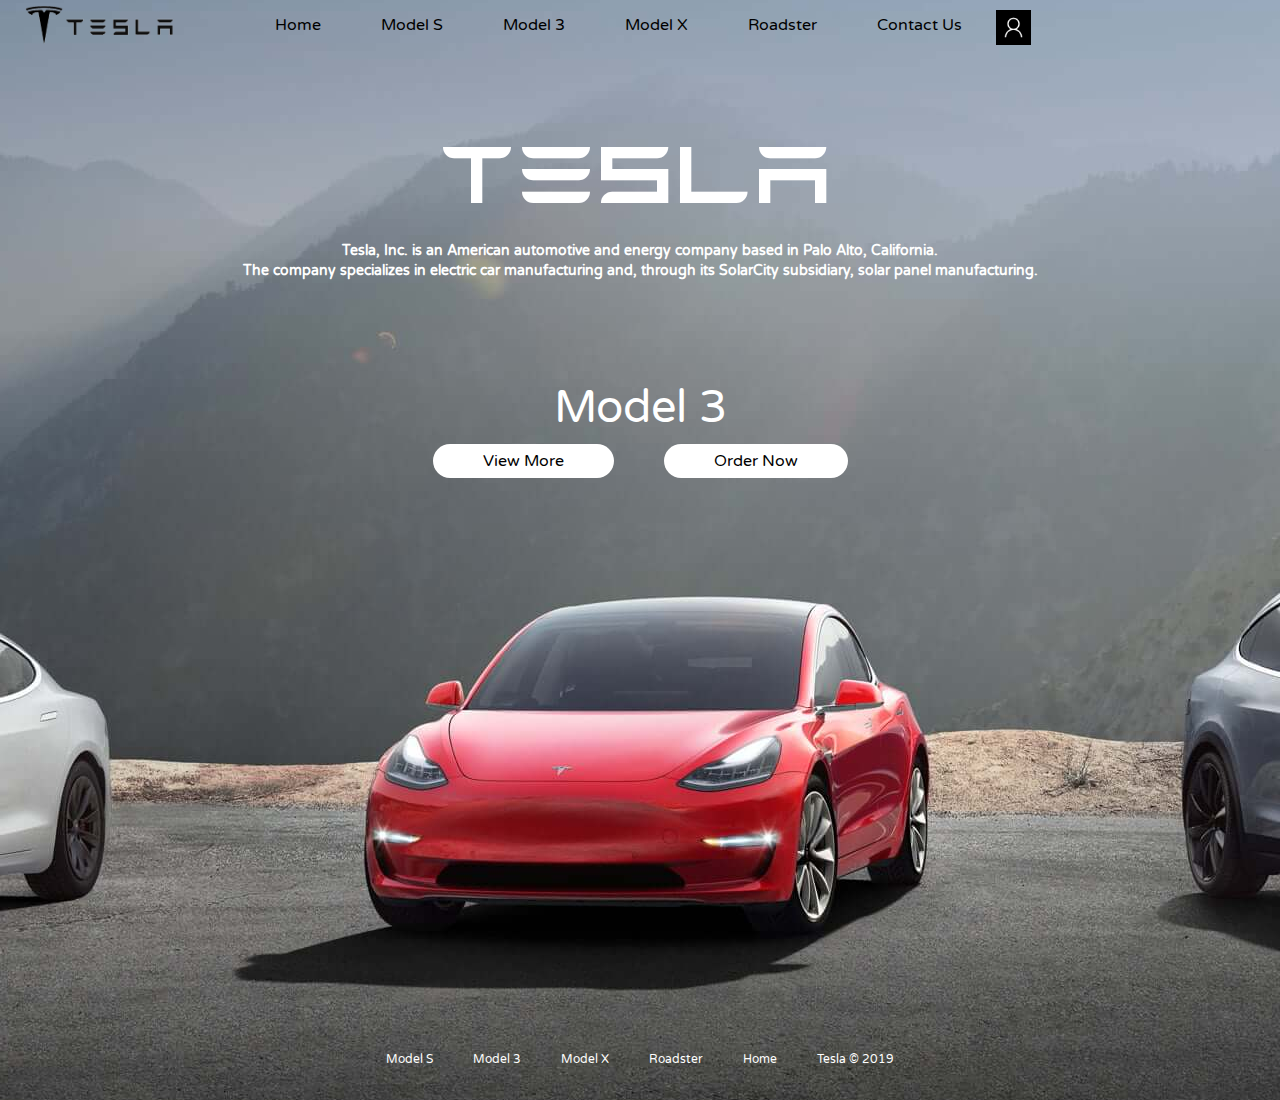
<file: index.html>
<!DOCTYPE html>
<html lang="en-us">
    <head>
        <title>Home</title>
        <meta charset="utf-8"/>
        <meta name="author" content="Elvis Knelson">
        <meta name="viewport" content="width=device-width, initial-scale=0.650">
        <link rel="stylesheet" type="text/css" href="scripts/stylesheet.css">
        <link href="https://fonts.googleapis.com/css?family=Varela+Round" rel="stylesheet">
        <script src="scripts/cars.js"></script>
    </head>
    <body>
        <a href="home.html"><img class="logo" src="images/logo.png" alt="Logo Image"/></a>   
        <nav>
            <ul>
                <li><a href="index.html">Home</a></li>
                <li><a href="models.html">Model S</a></li>
                <li><a href="model3.html">Model 3</a></li>
                <li><a href="modelx.html">Model X</a></li>
                <li><a href="roadster.html">Roadster</a></li>
                <li><a href="contact.html">Contact Us</a></li>
                <div id="accountdiv"><img src="images/userthumb.png" id="defaultuserimg" alt="User Account Image"></div>
                </ul>
        </nav>
        
        <div id="backgroundColor">
            <img src="images/maindesktop.jpg" id="maindesk" alt="">
            <p id="middleHeading">TESLA</p>
            <p id="middleText">Tesla, Inc. is an American automotive and energy company based in Palo Alto, California. 
                <br>The company specializes in electric car manufacturing and, through its SolarCity subsidiary, solar panel manufacturing.</p>
            
            <p id="cartype">Model 3</p>
            <div id="mainbuttons">
                <p class="carbutton"><a href="#">View More</a></p>
                <p class="button"><a href="custom.html">Order Now</a></p>
            </div>
            <div id="carlinks">
                <div class="carlink" id="leftanchor"></div>
                <div class="carlink" id="rightanchor"></div>
            </div>

                <footer>
                    <ul id="white">
                        <li><a href="models.html">Model S</a></li>
                        <li><a href="model3.html">Model 3</a></li>
                        <li><a href="modelx.html">Model X</a></li>
                        <li><a href="roadster.html">Roadster</a></li>
                        <li><a href="index.html">Home</a></li>
                        <li><a href="">Tesla © 2019</a></li>
                    </ul>
                </footer>

            </div>

        
        </div>
    </body>
</html>
</file>
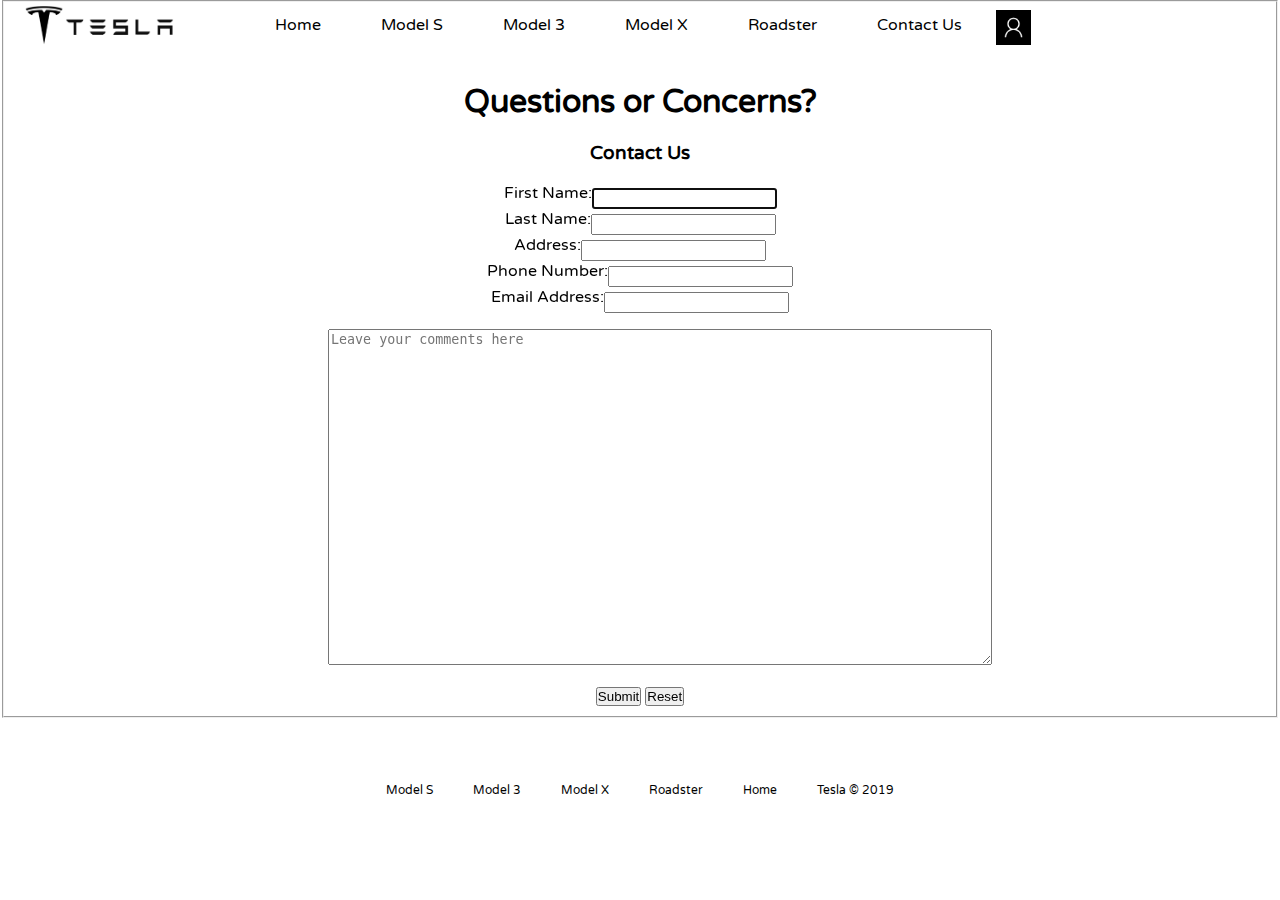
<file: contact.html>
<!DOCTYPE html>
<html lang="en-us">
<head>
	<title>Contact Us</title>
	<meta charset="utf-8"/>
    <link rel="stylesheet" href="scripts/stylesheet.css">
    <script src="scripts/script.js"></script>
    <link href="https://fonts.googleapis.com/css?family=Varela+Round" rel="stylesheet">
</head>
<body id="contactpage">
    <a href="index.html"><img class="logo" src="images/logo.png" alt="Logo Image"/></a>   
    <nav>
        <ul>
            <li><a href="index.html">Home</a></li>
            <li><a href="models.html">Model S</a></li>
            <li><a href="model3.html">Model 3</a></li>
            <li><a href="modelx.html">Model X</a></li>
            <li><a href="roadster.html">Roadster</a></li>
            <li><a href="contact.html">Contact Us</a></li>
            <div id="accountdiv"><img src="images/userthumb.png" id="defaultuserimg" alt="User Account Image"></div>
            </ul>
    </nav>

    <form action="" method="post" id="center">
        <fieldset>
            <h1 id="contact">Questions or Concerns?</h1>
            <h3>Contact Us</h3>
            <div id="info">
                <ol id="contactinfo">
                    <li>
                        <label for="firstname">First Name:</label>
                        <input id="firstname" name="firstname" type="text" autofocus="">
                        <p class="error" id="firstname_error">* Required Field</p>
                    </li>
                    <li>
                        <label for="lastname">Last Name:</label>
                        <input id="lastname" name="lastname" type="text">
                        <p class="error" id="lastname_error">* Required Field</p>
                    </li>
                    <li>
                        <label for="address">Address:</label>
                        <input id="address" name="address" type="text">
                        <p class="error" id="address_error">* Required Field</p>
                    </li>
                    <li>
                        <label for="phonenumber">Phone Number:</label>
                        <input id="phonenumber" name="phonenumber" type="tel">
                        <p class="error"  id="phonenumber_error">* Required Field</p>
                        <p class="error" id="invalidPhone_error">* Invalid Number</p>
                    </li>
                    <li>
                        <label for="email">Email Address:</label>
                        <input id="email" name="email" type="email">
                        <p class="error"  id="email_error">* Required Field</p>
                        <p class="error" id="invalidEmail_error">* Invalid Email</p>
                    </li>
                </ol>
            </div>
            <ol>
                <li>
                    <textarea id="textarea" rows="22" cols="80" placeholder="Leave your comments here"></textarea>
                </li>
            </ol>
            <button type="submit" id="submit">Submit</button>
            <button type="reset" id="clear">Reset</button>
        </fieldset>
    </form>

    <div id="comments">

    </div>

    <footer>
        <ul>
            <li><a href="models.html">Model S</a></li>
            <li><a href="model3.html">Model 3</a></li>
            <li><a href="modelx.html">Model X</a></li>
            <li><a href="roadster.html">Roadster</a></li>
            <li><a href="index.html">Home</a></li>
            <li><a href="">Tesla © 2019</a></li>
        </ul>
    </footer>
    
</body>
</file>
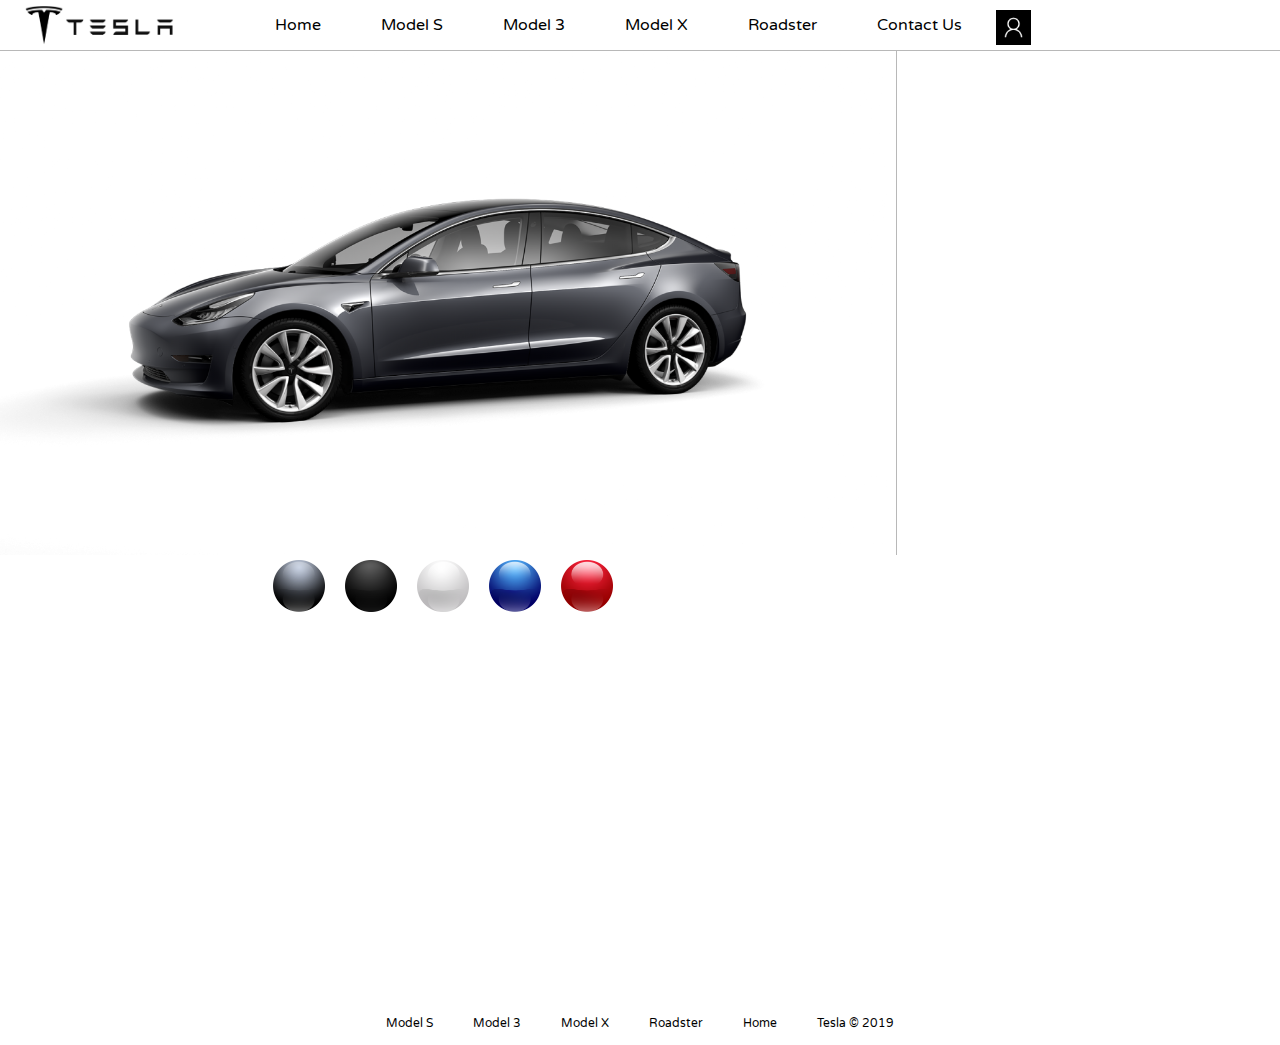
<file: custom.html>
<!DOCTYPE html>
<html lang="en-us">
<head>
	<title>Roadster</title>
	<meta charset="utf-8"/>
    <link rel="stylesheet" href="scripts/stylesheet.css">
    <script src="scripts/carScript.js"></script>
    <script src="scripts/cars.js"></script>
    <link href="https://fonts.googleapis.com/css?family=Varela+Round" rel="stylesheet">
</head>
<body class="custom">
    <div id="topdiv">
        <a href="index.html"><img class="logo" src="images/logo.png" alt="Logo Image"/></a>
        <nav>
            <ul>
                <li><a href="index.html">Home</a></li>
                <li><a href="models.html">Model S</a></li>
                <li><a href="model3.html">Model 3</a></li>
                <li><a href="modelx.html">Model X</a></li>
                <li><a href="roadster.html">Roadster</a></li>
                <li><a href="contact.html">Contact Us</a></li>
                <div id="accountdiv"><img src="images/userthumb.png" id="defaultuserimg" alt="User Account Image"></div>
                </ul>
        </nav>
    </div>
    
    <div id="custcontent">
        <img id="customcar" src="images/custom/compositorGrey.png" alt="Car Image">
        <div id="colors">
            <button id="greyCar"></button>
            <button id="blackCar"></button>
            <button id="whiteCar"></button>
            <button id="blueCar"></button>
            <button id="redCar"></button>
        </div>  
    </div>
    <footer>
        <ul id="custom">
            <li><a href="models.html">Model S</a></li>
            <li><a href="model3.html">Model 3</a></li>
            <li><a href="modelx.html">Model X</a></li>
            <li><a href="roadster.html">Roadster</a></li>
            <li><a href="index.html">Home</a></li>
            <li><a href="">Tesla © 2019</a></li>
        </ul>
    </footer>

</body>
</file>
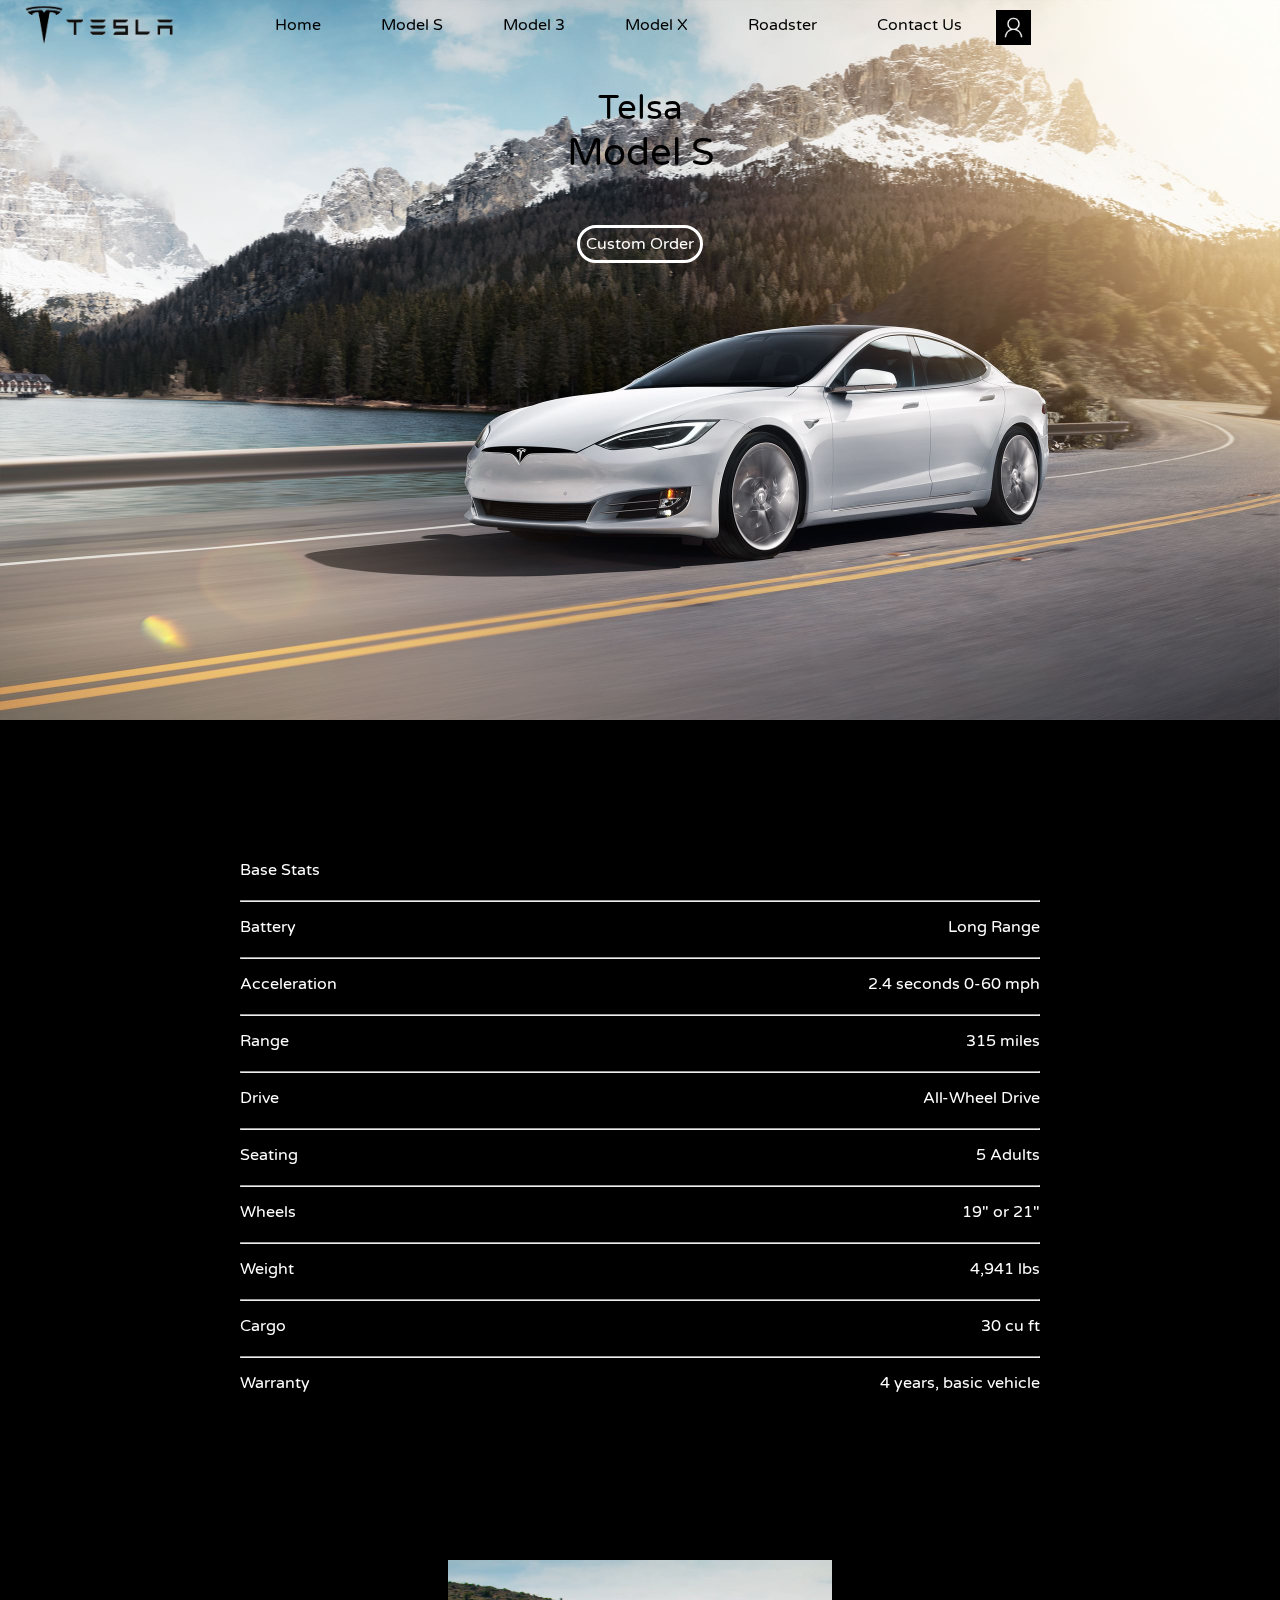
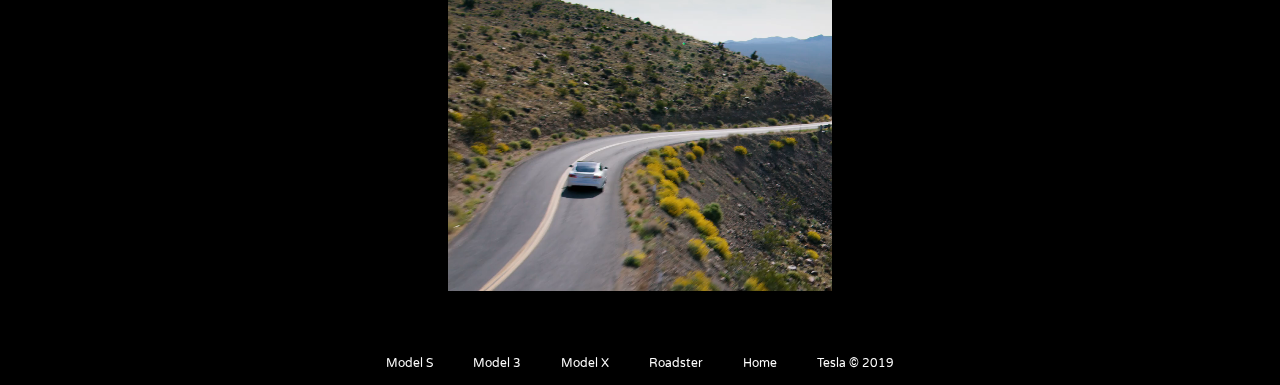
<file: models.html>
<!DOCTYPE html>
<html lang="en-us">
<head>
	<title>Model S</title>
	<meta charset="utf-8"/>
    <link rel="stylesheet" href="scripts/stylesheet.css">
    <link href="https://fonts.googleapis.com/css?family=Varela+Round" rel="stylesheet">
    <meta name="viewport" content="width=device-width, initial-scale=0.5">
    <script src="scripts/cars.js"></script>
</head>
<body class="carPage">
    <a href="index.html"><img class="logo" src="images/logo.png" alt="Logo Image"/></a>   
    <nav>
        <ul>
            <li><a href="index.html">Home</a></li>
            <li><a href="models.html">Model S</a></li>
            <li><a href="model3.html">Model 3</a></li>
            <li><a href="modelx.html">Model X</a></li>
            <li><a href="roadster.html">Roadster</a></li>
            <li><a href="contact.html">Contact Us</a></li>
            <div id="accountdiv"><img src="images/userthumb.png" id="defaultuserimg" alt="User Account Image"></div>
            </ul>
    </nav>
    <div id="headerdiv">
        <img id="backgroundRoadster" src="images/models.jpg" alt="Car Image">
        <div class="center"><p id="roadsterHeading">Telsa</p></div>
        <div class="center"><p id="roadsterText">Model S<p></div>
        <div class="center"><div class="customorder"><a href="custom.html">Custom Order</a></div>
    </div>

    <div id="roadsterStats">
        <div class="stat"><p class="left">Base Stats</p></div>
        <hr>
        <div class="stat"><p class="left">Battery</p> <p class="right">Long Range</p></div>
        <hr>
        <div class="stat"><p class="left">Acceleration</p> <p class="right">2.4 seconds 0-60 mph</p></div>
        <hr>
        <div class="stat"><p class="left">Range</p> <p class="right">315 miles</p></div>
        <hr>
        <div class="stat"><p class="left">Drive</p> <p class="right">All-Wheel Drive</p></div>
        <hr>
        <div class="stat"><p class="left">Seating</p> <p class="right">5 Adults</p></div>
        <hr>
        <div class="stat"><p class="left">Wheels</p> <p class="right">19" or 21"</p></div>
        <hr>
        <div class="stat"><p class="left">Weight</p> <p class="right">4,941 lbs</p></div>
        <hr>
        <div class="stat"><p class="left">Cargo</p> <p class="right">30 cu ft</p></div>
        <hr>
        <div class="stat"><p class="left">Warranty</p> <p class="right">4 years, basic vehicle</p></div>
    </div>

    <video src="images/models.mp4" autoplay="" loop="" muted="" playsinline="" id="modelsvideo"></video>

    <footer>
        <ul id="white">
            <li><a href="models.html">Model S</a></li>
            <li><a href="model3.html">Model 3</a></li>
            <li><a href="modelx.html">Model X</a></li>
            <li><a href="roadster.html">Roadster</a></li>
            <li><a href="index.html">Home</a></li>
            <li><a href="">Tesla © 2019</a></li>
        </ul>
    </footer>
    
</body>
</file>
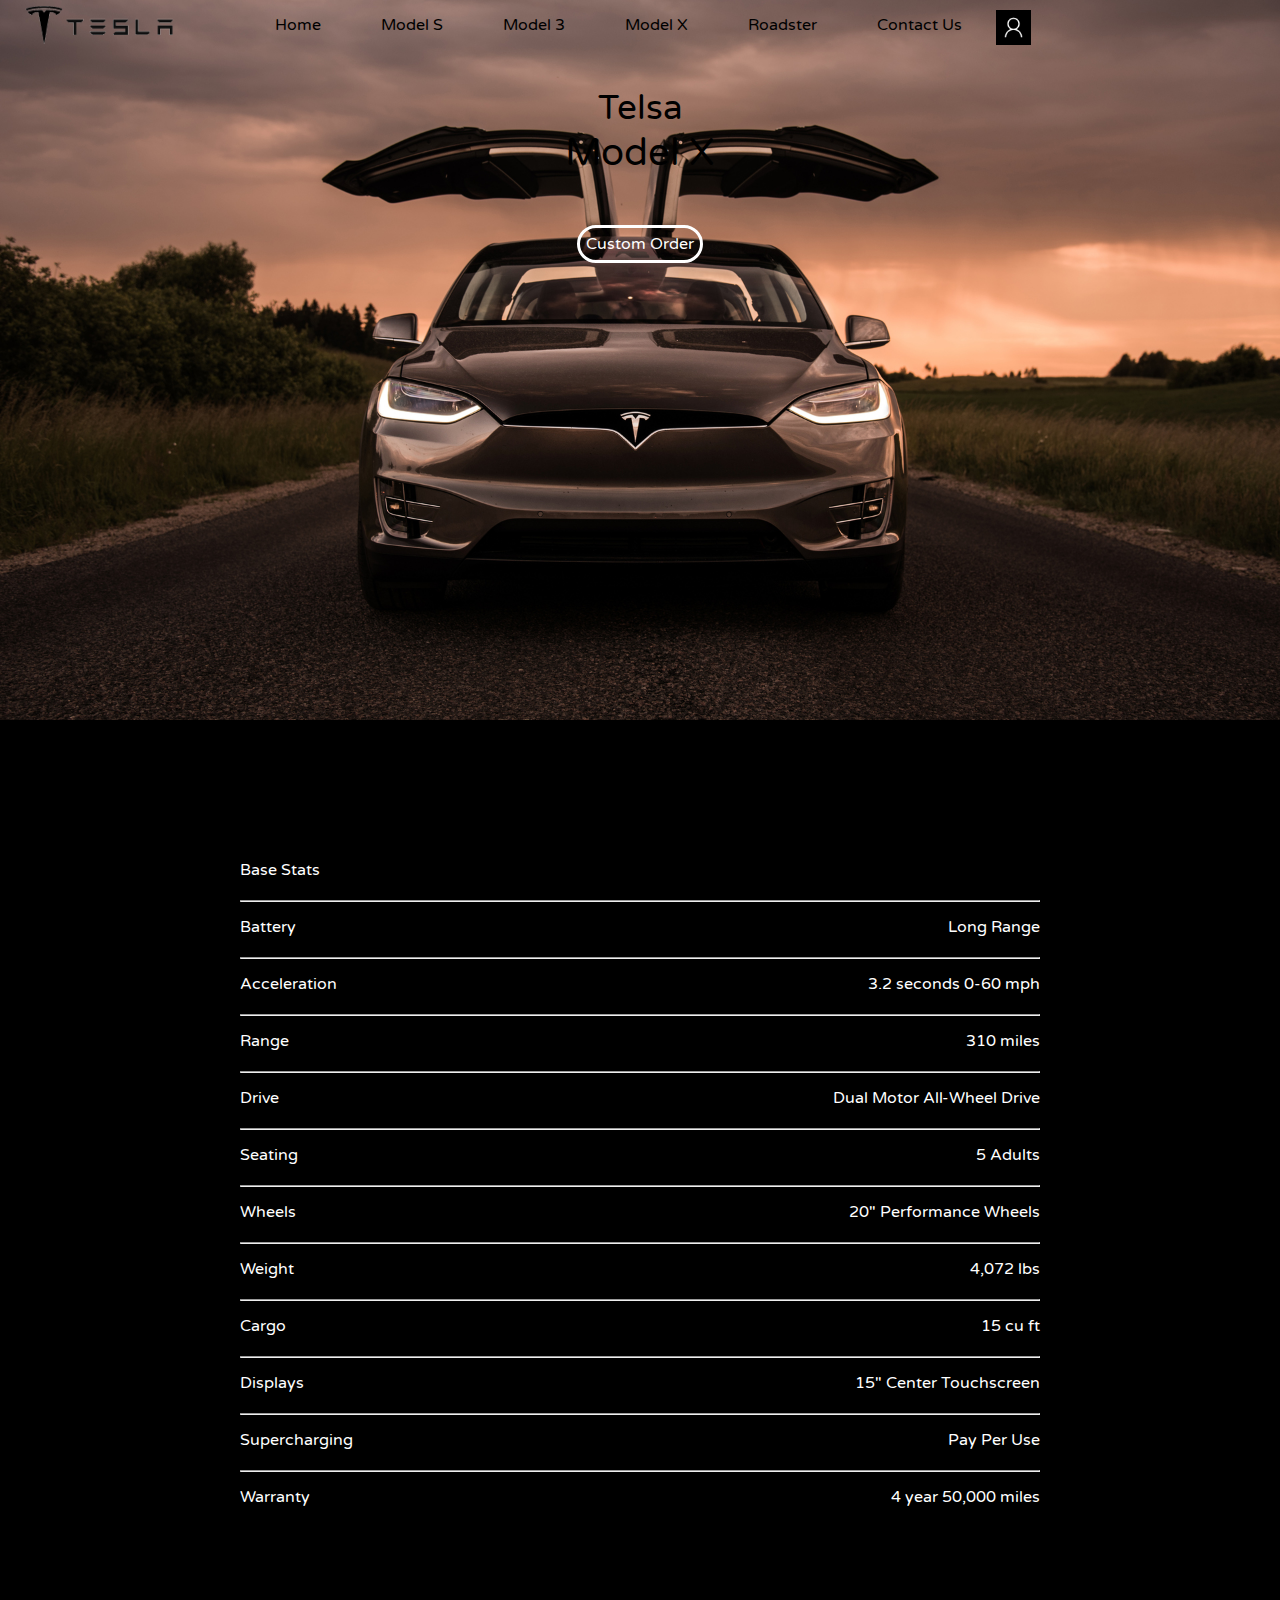
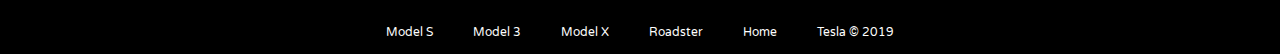
<file: modelx.html>
<!DOCTYPE html>
<html lang="en-us">
<head>
	<title>Model X</title>
	<meta charset="utf-8"/>
    <link rel="stylesheet" href="scripts/stylesheet.css">
    <link href="https://fonts.googleapis.com/css?family=Varela+Round" rel="stylesheet">
    <script src="scripts/cars.js"></script>
    <meta name="viewport" content="width=device-width, initial-scale=0.5">
</head>
<body class="carPage">
    <a href="index.html"><img class="logo" src="images/logo.png" alt="Logo Image"/></a>
    <nav>
        <ul>
            <li><a href="index.html">Home</a></li>
            <li><a href="models.html">Model S</a></li>
            <li><a href="model3.html">Model 3</a></li>
            <li><a href="modelx.html">Model X</a></li>
            <li><a href="roadster.html">Roadster</a></li>
            <li><a href="contact.html">Contact Us</a></li>
            <div id="accountdiv"><img src="images/userthumb.png" id="defaultuserimg" alt="User Account Image"></div>
            </ul>
    </nav>
    <div id="headerdiv">
        <img id="backgroundRoadster" src="images/modelx.jpg" alt="Car Image">
        <div class="center"><p id="roadsterHeading">Telsa</p></div>
        <div class="center"><p id="roadsterText">Model X<p></div>
        <div class="center"><div class="customorder"><a href="custom.html">Custom Order</a></div></div>
    </div>

    <div id="roadsterStats">
        <div class="stat"><p class="left">Base Stats</p></div>
        <hr>
        <div class="stat"><p class="left">Battery</p> <p class="right">Long Range</p></div>
        <hr>
        <div class="stat"><p class="left">Acceleration</p> <p class="right">3.2 seconds 0-60 mph</p></div>
        <hr>
        <div class="stat"><p class="left">Range</p> <p class="right">310 miles</p></div>
        <hr>
        <div class="stat"><p class="left">Drive</p> <p class="right">Dual Motor All-Wheel Drive</p></div>
        <hr>
        <div class="stat"><p class="left">Seating</p> <p class="right">5 Adults</p></div>
        <hr>
        <div class="stat"><p class="left">Wheels</p> <p class="right">20" Performance Wheels</p></div>
        <hr>
        <div class="stat"><p class="left">Weight</p> <p class="right">4,072 lbs</p></div>
        <hr>
        <div class="stat"><p class="left">Cargo</p> <p class="right">15 cu ft</p></div>
        <hr>
        <div class="stat"><p class="left">Displays</p> <p class="right">15" Center Touchscreen</p></div>
        <hr>
        <div class="stat"><p class="left">Supercharging</p> <p class="right">Pay Per Use</p></div>
        <hr>
        <div class="stat"><p class="left">Warranty</p> <p class="right">4 year 50,000 miles</p></div>
    </div>

    <!-- <video src="images/model3.mp4" autoplay="" loop="" muted="" playsinline="" id="model3video"></video> -->

    <footer>
        <ul id="white">
            <li><a href="models.html">Model S</a></li>
            <li><a href="model3.html">Model 3</a></li>
            <li><a href="modelx.html">Model X</a></li>
            <li><a href="roadster.html">Roadster</a></li>
            <li><a href="index.html">Home</a></li>
            <li><a href="">Tesla © 2019</a></li>
        </ul>
    </footer>

</body>
</file>
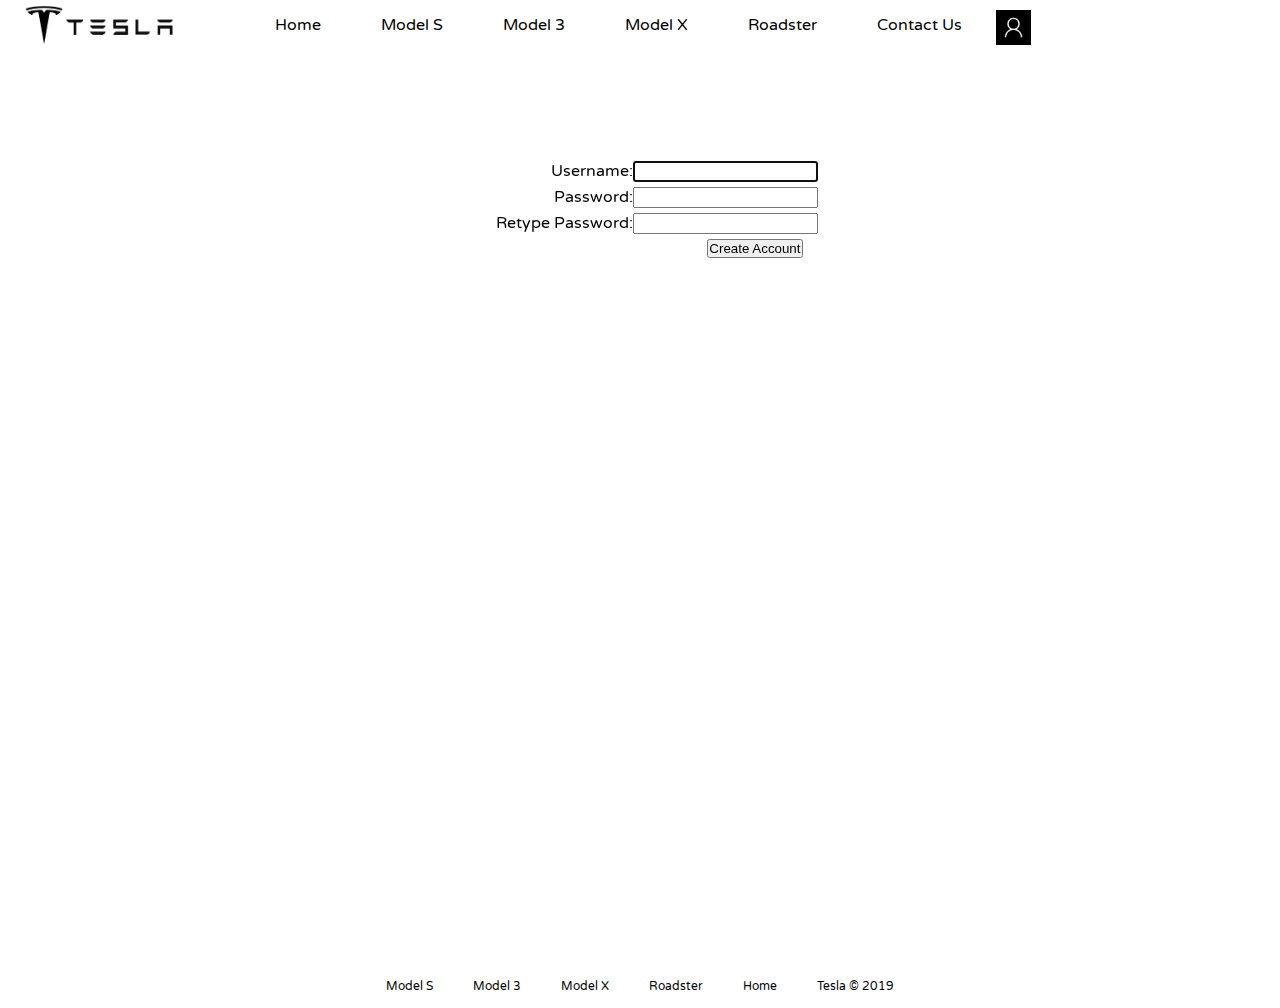
<file: newaccount.html>
<!DOCTYPE html>
<html lang="en-us">
    <head>
        <title>Home</title>
        <meta charset="utf-8"/>
        <meta name="author" content="Elvis Knelson">
        <meta name="viewport" content="width=device-width, initial-scale=0.650">
        <script src="scripts/cars.js"></script>
        <link href="https://fonts.googleapis.com/css?family=Varela+Round" rel="stylesheet">
        <script src="https://ajax.googleapis.com/ajax/libs/jquery/3.4.0/jquery.min.js"></script>
        <link rel="stylesheet" type="text/css" href="scripts/stylesheet.css">
    </head>
    <body id="accountbody">
        <a href="home.html"><img class="logo" src="images/logo.png" alt="Logo Image"/></a>   
        <nav>
            <ul>
                <li><a href="index.html">Home</a></li>
                <li><a href="models.html">Model S</a></li>
                <li><a href="model3.html">Model 3</a></li>
                <li><a href="modelx.html">Model X</a></li>
                <li><a href="roadster.html">Roadster</a></li>
                <li><a href="contact.html">Contact Us</a></li>
                <div id="accountdiv"><img src="images/userthumb.png" id="defaultuserimg" alt="User Account Image"></div>
            </ul>
        </nav>

        <div id="backgroundColorLogin">
            <form method="POST" action="loginsystem/create.php" id="loginform">
                <div class="info">
					<ol>
						<li>
							<input id="username" name="username" type="text" autofocus="">
							<label for="username" class="black">Username:</label>
						</li>
						<li>
							<input name="password1" type="password">
							<label for="password" class="black">Password:</label>
                        </li>
                        <li>
							<input name="password2" type="password">
							<label for="password" class="black">Retype Password:</label>
                        </li>
                        <li>
							<button id="submitbutton" type="submit">Create Account</button>
						</li>
					</ol>
				</div>
            </form>
        </div>
        <footer>
            <ul>
                <li><a href="models.html">Model S</a></li>
                <li><a href="model3.html">Model 3</a></li>
                <li><a href="modelx.html">Model X</a></li>
                <li><a href="roadster.html">Roadster</a></li>
                <li><a href="index.html">Home</a></li>
                <li><a href="">Tesla © 2019</a></li>
            </ul>
        </footer>
    </body>
</html>
</file>
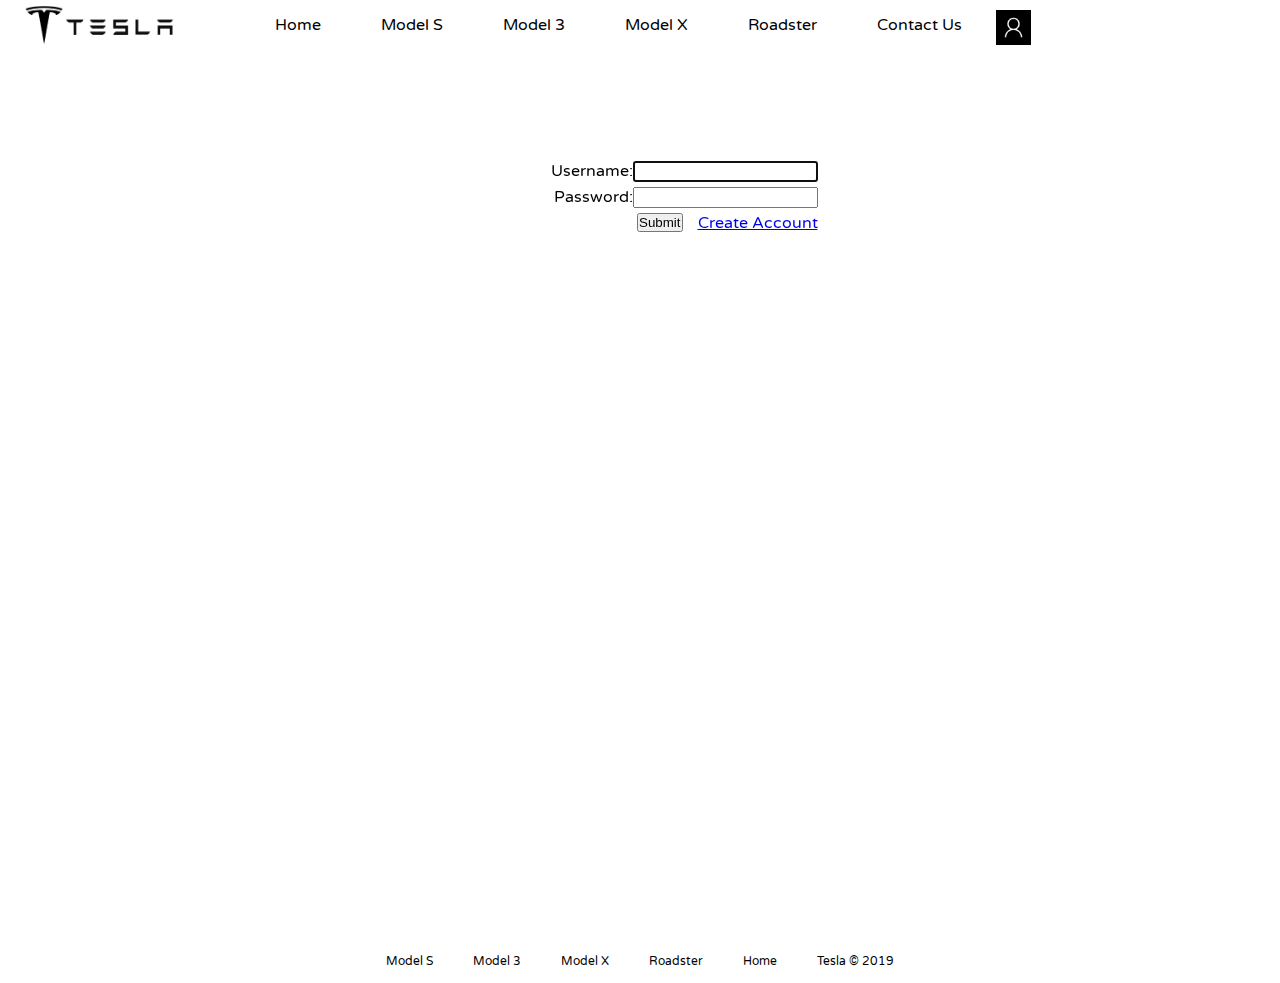
<file: useraccount.html>
<!DOCTYPE html>
<html lang="en-us">
    <head>
        <title>Home</title>
        <meta charset="utf-8"/>
        <meta name="author" content="Elvis Knelson">
        <meta name="viewport" content="width=device-width, initial-scale=0.650">
        <link href="https://fonts.googleapis.com/css?family=Varela+Round" rel="stylesheet">
        <script src="https://ajax.googleapis.com/ajax/libs/jquery/3.4.0/jquery.min.js"></script>
        <link rel="stylesheet" type="text/css" href="scripts/stylesheet.css">
    </head>
    <body id="accountbody">
        <a href="home.html"><img class="logo" src="images/logo.png" alt="Logo Image"/></a>   
        <nav>
            <ul>
                <li><a href="index.html">Home</a></li>
                <li><a href="models.html">Model S</a></li>
                <li><a href="model3.html">Model 3</a></li>
                <li><a href="modelx.html">Model X</a></li>
                <li><a href="roadster.html">Roadster</a></li>
                <li><a href="contact.html">Contact Us</a></li>
                <div id="accountdiv"><img src="images/userthumb.png" id="defaultuserimg" alt="User Account Image"></div>
            </ul>
        </nav>

        <div id="backgroundColorLogin">
            <form method="POST" action="loginsystem/index.php" id="loginform">
                <ol>
                    <li>
                        <input id="username" name="username" type="text" autofocus="">
                        <label for="username" class="black">Username:</label>
                    </li>
                    <li>
                        <input id="password" name="password" type="password">
                        <label for="password" class="black">Password:</label>
                    </li>
                    <li>
                        <a href="newaccount.html" id="newaccountlink">Create Account</a>
                        <button id="submitbutton" type="submit">Submit</button>
                    </li>
                </ol>
            </form>
        </div>
        <footer>
            <ul>
                <li><a href="models.html">Model S</a></li>
                <li><a href="model3.html">Model 3</a></li>
                <li><a href="modelx.html">Model X</a></li>
                <li><a href="roadster.html">Roadster</a></li>
                <li><a href="index.html">Home</a></li>
                <li><a href="">Tesla © 2019</a></li>
            </ul>
        </footer>
    </body>
</html>
</file>
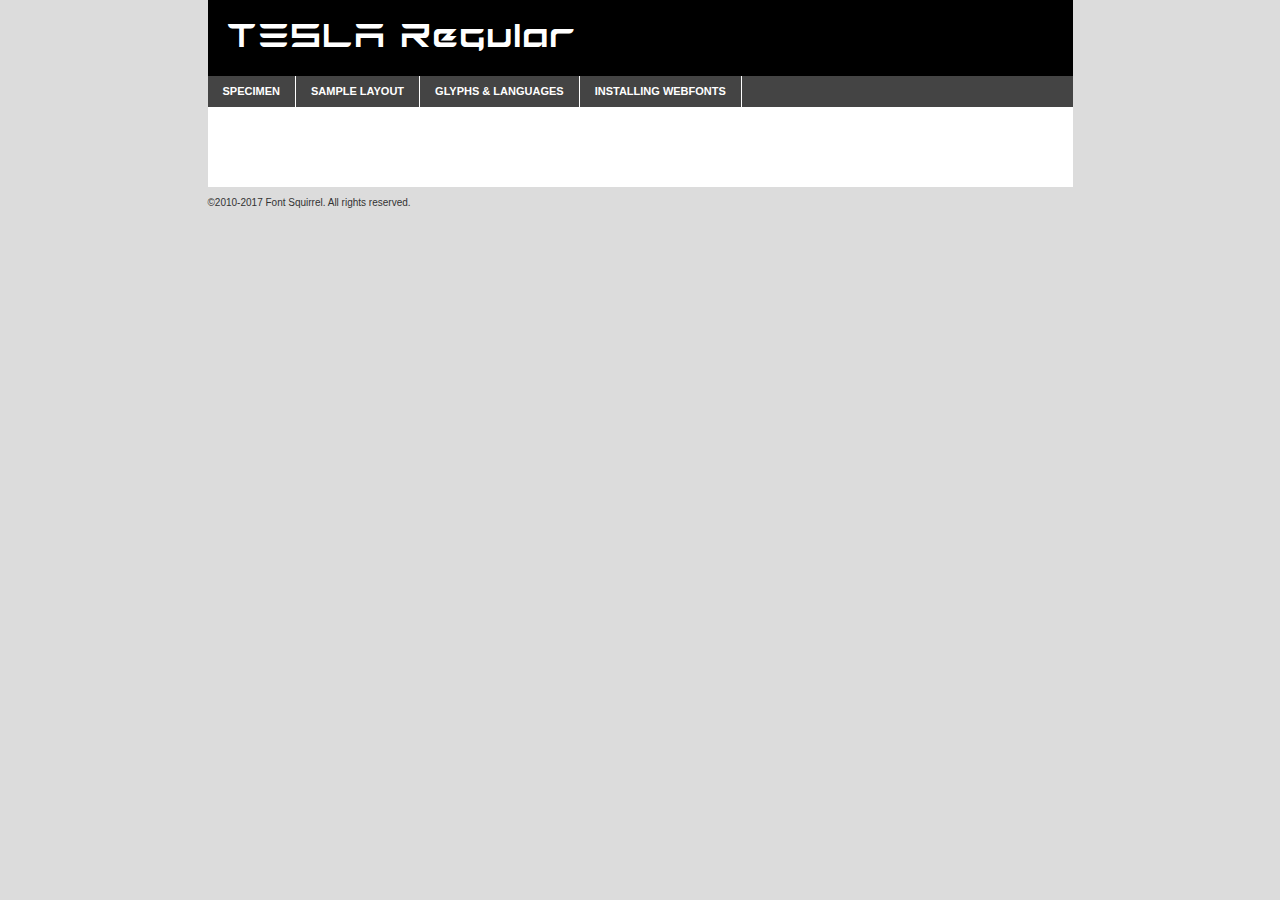
<file: webfontkit-20190408-142254/tesla-demo.html>
<!DOCTYPE html PUBLIC "-//W3C//DTD XHTML 1.0 Transitional//EN"
	"http://www.w3.org/TR/xhtml1/DTD/xhtml1-transitional.dtd">

<html xmlns="http://www.w3.org/1999/xhtml" xml:lang="en" lang="en">
<head>
	<meta http-equiv="Content-Type" content="text/html; charset=utf-8" />
	<script src="http://ajax.googleapis.com/ajax/libs/jquery/1.7.2/jquery.min.js" type="text/javascript" charset="utf-8"></script>
	<script type="text/javascript">
	(function($){$.fn.easyTabs=function(option){var param=jQuery.extend({fadeSpeed:"fast",defaultContent:1,activeClass:'active'},option);$(this).each(function(){var thisId="#"+this.id;if(param.defaultContent==''){param.defaultContent=1;}
	if(typeof param.defaultContent=="number")
	{var defaultTab=$(thisId+" .tabs li:eq("+(param.defaultContent-1)+") a").attr('href').substr(1);}else{var defaultTab=param.defaultContent;}
	$(thisId+" .tabs li a").each(function(){var tabToHide=$(this).attr('href').substr(1);$("#"+tabToHide).addClass('easytabs-tab-content');});hideAll();changeContent(defaultTab);function hideAll(){$(thisId+" .easytabs-tab-content").hide();}
	function changeContent(tabId){hideAll();$(thisId+" .tabs li").removeClass(param.activeClass);$(thisId+" .tabs li a[href=#"+tabId+"]").closest('li').addClass(param.activeClass);if(param.fadeSpeed!="none")
	{$(thisId+" #"+tabId).fadeIn(param.fadeSpeed);}else{$(thisId+" #"+tabId).show();}}
	$(thisId+" .tabs li").click(function(){var tabId=$(this).find('a').attr('href').substr(1);changeContent(tabId);return false;});});}})(jQuery);
	</script>
	<link rel="stylesheet" href="specimen_files/specimen_stylesheet.css" type="text/css" charset="utf-8" />
	<link rel="stylesheet" href="stylesheet.css" type="text/css" charset="utf-8" />

	<style type="text/css">
					body{
				font-family: 'teslaregular';
							}
		</style>

	<title>TESLA Regular Specimen</title>
	
	
	<script type="text/javascript" charset="utf-8">
		$(document).ready(function() {
			$('#container').easyTabs({defaultContent:1});
		});
	</script>
</head>

<body>
<div id="container">
	<div id="header">
		TESLA Regular	</div>
	<ul class="tabs">
		<li><a href="#specimen">Specimen</a></li>
		<li><a href="#layout">Sample Layout</a></li>
				<li><a href="#glyphs">Glyphs &amp; Languages</a></li>
		<li><a href="#installing">Installing Webfonts</a></li>
		
	</ul>
	
	<div id="main_content">

		
			<div id="specimen">
		
				<div class="section">
					<div class="grid12 firstcol">
						<div class="huge">AaBb</div>
					</div>
				</div>
		
				<div class="section">
					<div class="glyph_range">A&#x200B;B&#x200b;C&#x200b;D&#x200b;E&#x200b;F&#x200b;G&#x200b;H&#x200b;I&#x200b;J&#x200b;K&#x200b;L&#x200b;M&#x200b;N&#x200b;O&#x200b;P&#x200b;Q&#x200b;R&#x200b;S&#x200b;T&#x200b;U&#x200b;V&#x200b;W&#x200b;X&#x200b;Y&#x200b;Z&#x200b;a&#x200b;b&#x200b;c&#x200b;d&#x200b;e&#x200b;f&#x200b;g&#x200b;h&#x200b;i&#x200b;j&#x200b;k&#x200b;l&#x200b;m&#x200b;n&#x200b;o&#x200b;p&#x200b;q&#x200b;r&#x200b;s&#x200b;t&#x200b;u&#x200b;v&#x200b;w&#x200b;x&#x200b;y&#x200b;z&#x200b;1&#x200b;2&#x200b;3&#x200b;4&#x200b;5&#x200b;6&#x200b;7&#x200b;8&#x200b;9&#x200b;0&#x200b;&amp;&#x200b;.&#x200b;,&#x200b;?&#x200b;!&#x200b;&#64;&#x200b;(&#x200b;)&#x200b;#&#x200b;$&#x200b;%&#x200b;*&#x200b;+&#x200b;-&#x200b;=&#x200b;:&#x200b;;</div>
				</div>
				<div class="section">
					<div class="grid12 firstcol">
						<table class="sample_table">
							<tr><td>10</td><td class="size10">abcdefghijklmnopqrstuvwxyzABCDEFGHIJKLMNOPQRSTUVWXYZ0123456789abcdefghijklmnopqrstuvwxyzABCDEFGHIJKLMNOPQRSTUVWXYZ0123456789abcdefghijklmnopqrstuvwxyzABCDEFGHIJKLMNOPQRSTUVWXYZ</td></tr>
							<tr><td>11</td><td class="size11">abcdefghijklmnopqrstuvwxyzABCDEFGHIJKLMNOPQRSTUVWXYZ0123456789abcdefghijklmnopqrstuvwxyzABCDEFGHIJKLMNOPQRSTUVWXYZ0123456789abcdefghijklmnopqrstuvwxyzABCDEFGHIJKLMNOPQRSTUVWXYZ</td></tr>
							<tr><td>12</td><td class="size12">abcdefghijklmnopqrstuvwxyzABCDEFGHIJKLMNOPQRSTUVWXYZ0123456789abcdefghijklmnopqrstuvwxyzABCDEFGHIJKLMNOPQRSTUVWXYZ0123456789abcdefghijklmnopqrstuvwxyzABCDEFGHIJKLMNOPQRSTUVWXYZ</td></tr>
							<tr><td>13</td><td class="size13">abcdefghijklmnopqrstuvwxyzABCDEFGHIJKLMNOPQRSTUVWXYZ0123456789abcdefghijklmnopqrstuvwxyzABCDEFGHIJKLMNOPQRSTUVWXYZ0123456789abcdefghijklmnopqrstuvwxyzABCDEFGHIJKLMNOPQRSTUVWXYZ</td></tr>
							<tr><td>14</td><td class="size14">abcdefghijklmnopqrstuvwxyzABCDEFGHIJKLMNOPQRSTUVWXYZ0123456789abcdefghijklmnopqrstuvwxyzABCDEFGHIJKLMNOPQRSTUVWXYZ0123456789abcdefghijklmnopqrstuvwxyzABCDEFGHIJKLMNOPQRSTUVWXYZ</td></tr>
							<tr><td>16</td><td class="size16">abcdefghijklmnopqrstuvwxyzABCDEFGHIJKLMNOPQRSTUVWXYZ0123456789abcdefghijklmnopqrstuvwxyzABCDEFGHIJKLMNOPQRSTUVWXYZ</td></tr>
							<tr><td>18</td><td class="size18">abcdefghijklmnopqrstuvwxyzABCDEFGHIJKLMNOPQRSTUVWXYZ0123456789abcdefghijklmnopqrstuvwxyzABCDEFGHIJKLMNOPQRSTUVWXYZ</td></tr>
							<tr><td>20</td><td class="size20">abcdefghijklmnopqrstuvwxyzABCDEFGHIJKLMNOPQRSTUVWXYZ0123456789abcdefghijklmnopqrstuvwxyzABCDEFGHIJKLMNOPQRSTUVWXYZ</td></tr>
							<tr><td>24</td><td class="size24">abcdefghijklmnopqrstuvwxyzABCDEFGHIJKLMNOPQRSTUVWXYZ0123456789abcdefghijklmnopqrstuvwxyzABCDEFGHIJKLMNOPQRSTUVWXYZ</td></tr>
							<tr><td>30</td><td class="size30">abcdefghijklmnopqrstuvwxyzABCDEFGHIJKLMNOPQRSTUVWXYZ0123456789abcdefghijklmnopqrstuvwxyzABCDEFGHIJKLMNOPQRSTUVWXYZ</td></tr>
							<tr><td>36</td><td class="size36">abcdefghijklmnopqrstuvwxyzABCDEFGHIJKLMNOPQRSTUVWXYZ0123456789abcdefghijklmnopqrstuvwxyzABCDEFGHIJKLMNOPQRSTUVWXYZ</td></tr>
							<tr><td>48</td><td class="size48">abcdefghijklmnopqrstuvwxyzABCDEFGHIJKLMNOPQRSTUVWXYZ0123456789abcdefghijklmnopqrstuvwxyzABCDEFGHIJKLMNOPQRSTUVWXYZ</td></tr>
							<tr><td>60</td><td class="size60">abcdefghijklmnopqrstuvwxyzABCDEFGHIJKLMNOPQRSTUVWXYZ0123456789abcdefghijklmnopqrstuvwxyzABCDEFGHIJKLMNOPQRSTUVWXYZ</td></tr>
							<tr><td>72</td><td class="size72">abcdefghijklmnopqrstuvwxyzABCDEFGHIJKLMNOPQRSTUVWXYZ0123456789abcdefghijklmnopqrstuvwxyzABCDEFGHIJKLMNOPQRSTUVWXYZ</td></tr>
							<tr><td>90</td><td class="size90">abcdefghijklmnopqrstuvwxyzABCDEFGHIJKLMNOPQRSTUVWXYZ0123456789abcdefghijklmnopqrstuvwxyzABCDEFGHIJKLMNOPQRSTUVWXYZ</td></tr>
						</table>
				
					</div>
			
				</div>
		
		
		
								<div class="section" id="bodycomparison">


										<div id="xheight">
				<div class="fontbody">&#x25FC;&#x25FC;&#x25FC;&#x25FC;&#x25FC;&#x25FC;&#x25FC;&#x25FC;&#x25FC;&#x25FC;&#x25FC;&#x25FC;&#x25FC;&#x25FC;&#x25FC;&#x25FC;&#x25FC;&#x25FC;&#x25FC;&#x25FC;&#x25FC;&#x25FC;&#x25FC;&#x25FC;&#x25FC;&#x25FC;&#x25FC;&#x25FC;&#x25FC;&#x25FC;&#x25FC;&#x25FC;&#x25FC;&#x25FC;&#x25FC;&#x25FC;&#x25FC;&#x25FC;&#x25FC;&#x25FC;&#x25FC;&#x25FC;&#x25FC;&#x25FC;&#x25FC;&#x25FC;&#x25FC;&#x25FC;&#x25FC;&#x25FC;&#x25FC;&#x25FC;&#x25FC;&#x25FC;&#x25FC;&#x25FC;&#x25FC;&#x25FC;&#x25FC;&#x25FC;&#x25FC;&#x25FC;&#x25FC;&#x25FC;&#x25FC;&#x25FC;&#x25FC;&#x25FC;&#x25FC;&#x25FC;&#x25FC;&#x25FC;&#x25FC;&#x25FC;&#x25FC;&#x25FC;&#x25FC;&#x25FC;&#x25FC;&#x25FC;&#x25FC;&#x25FC;&#x25FC;&#x25FC;&#x25FC;&#x25FC;&#x25FC;&#x25FC;&#x25FC;&#x25FC;&#x25FC;&#x25FC;&#x25FC;&#x25FC;&#x25FC;&#x25FC;&#x25FC;&#x25FC;&#x25FC;body</div><div class="arialbody">body</div><div class="verdanabody">body</div><div class="georgiabody">body</div></div>
										<div class="fontbody" style="z-index:1">
											body<span>TESLA Regular</span>
										</div>
										<div class="arialbody" style="z-index:1">
											body<span>Arial</span>
										</div>
										<div class="verdanabody" style="z-index:1">
											body<span>Verdana</span>
										</div>
										<div class="georgiabody" style="z-index:1">
											body<span>Georgia</span>
										</div>



								</div>
		
		
				<div class="section psample psample_row1" id="">
					
					<div class="grid2 firstcol">
						<p class="size10"><span>10.</span>Aenean lacinia bibendum nulla sed consectetur. Fusce dapibus, tellus ac cursus commodo, tortor mauris condimentum nibh, ut fermentum massa justo sit amet risus. Nullam id dolor id nibh ultricies vehicula ut id elit. Cum sociis natoque penatibus et magnis dis parturient montes, nascetur ridiculus mus. Nulla vitae elit libero, a pharetra augue.</p>
			
					</div>
					<div class="grid3">
						<p class="size11"><span>11.</span>Aenean lacinia bibendum nulla sed consectetur. Fusce dapibus, tellus ac cursus commodo, tortor mauris condimentum nibh, ut fermentum massa justo sit amet risus. Nullam id dolor id nibh ultricies vehicula ut id elit. Cum sociis natoque penatibus et magnis dis parturient montes, nascetur ridiculus mus. Nulla vitae elit libero, a pharetra augue.</p>
			
					</div>
					<div class="grid3">
						<p class="size12"><span>12.</span>Aenean lacinia bibendum nulla sed consectetur. Fusce dapibus, tellus ac cursus commodo, tortor mauris condimentum nibh, ut fermentum massa justo sit amet risus. Nullam id dolor id nibh ultricies vehicula ut id elit. Cum sociis natoque penatibus et magnis dis parturient montes, nascetur ridiculus mus. Nulla vitae elit libero, a pharetra augue.</p>
			
					</div>
					<div class="grid4">
						<p class="size13"><span>13.</span>Aenean lacinia bibendum nulla sed consectetur. Fusce dapibus, tellus ac cursus commodo, tortor mauris condimentum nibh, ut fermentum massa justo sit amet risus. Nullam id dolor id nibh ultricies vehicula ut id elit. Cum sociis natoque penatibus et magnis dis parturient montes, nascetur ridiculus mus. Nulla vitae elit libero, a pharetra augue.</p>
			
					</div>
					<div class="white_blend"></div>
					
				</div>
				<div class="section psample psample_row2" id="">
					<div class="grid3 firstcol">
						<p class="size14"><span>14.</span>Aenean lacinia bibendum nulla sed consectetur. Fusce dapibus, tellus ac cursus commodo, tortor mauris condimentum nibh, ut fermentum massa justo sit amet risus. Nullam id dolor id nibh ultricies vehicula ut id elit. Cum sociis natoque penatibus et magnis dis parturient montes, nascetur ridiculus mus. Nulla vitae elit libero, a pharetra augue.</p>
			
					</div>
					<div class="grid4">
						<p class="size16"><span>16.</span>Aenean lacinia bibendum nulla sed consectetur. Fusce dapibus, tellus ac cursus commodo, tortor mauris condimentum nibh, ut fermentum massa justo sit amet risus. Nullam id dolor id nibh ultricies vehicula ut id elit. Cum sociis natoque penatibus et magnis dis parturient montes, nascetur ridiculus mus. Nulla vitae elit libero, a pharetra augue.</p>
			
					</div>
					<div class="grid5">
						<p class="size18"><span>18.</span>Aenean lacinia bibendum nulla sed consectetur. Fusce dapibus, tellus ac cursus commodo, tortor mauris condimentum nibh, ut fermentum massa justo sit amet risus. Nullam id dolor id nibh ultricies vehicula ut id elit. Cum sociis natoque penatibus et magnis dis parturient montes, nascetur ridiculus mus. Nulla vitae elit libero, a pharetra augue.</p>
			
					</div>

					<div class="white_blend"></div>

				</div>
				
				<div class="section psample psample_row3" id="">
					<div class="grid5 firstcol">
						<p class="size20"><span>20.</span>Aenean lacinia bibendum nulla sed consectetur. Fusce dapibus, tellus ac cursus commodo, tortor mauris condimentum nibh, ut fermentum massa justo sit amet risus. Nullam id dolor id nibh ultricies vehicula ut id elit. Cum sociis natoque penatibus et magnis dis parturient montes, nascetur ridiculus mus. Nulla vitae elit libero, a pharetra augue.</p>
					</div>
					<div class="grid7">
						<p class="size24"><span>24.</span>Aenean lacinia bibendum nulla sed consectetur. Fusce dapibus, tellus ac cursus commodo, tortor mauris condimentum nibh, ut fermentum massa justo sit amet risus. Nullam id dolor id nibh ultricies vehicula ut id elit. Cum sociis natoque penatibus et magnis dis parturient montes, nascetur ridiculus mus. Nulla vitae elit libero, a pharetra augue.</p>
					</div>
					
					<div class="white_blend"></div>
					
				</div>
				
				<div class="section psample psample_row4" id="">
					<div class="grid12 firstcol">
						<p class="size30"><span>30.</span>Aenean lacinia bibendum nulla sed consectetur. Fusce dapibus, tellus ac cursus commodo, tortor mauris condimentum nibh, ut fermentum massa justo sit amet risus. Nullam id dolor id nibh ultricies vehicula ut id elit. Cum sociis natoque penatibus et magnis dis parturient montes, nascetur ridiculus mus. Nulla vitae elit libero, a pharetra augue.</p>
					</div>
					<div class="white_blend"></div>
					
				</div>
				
				
				
				<div class="section psample psample_row1 fullreverse">
					<div class="grid2 firstcol">
						<p class="size10"><span>10.</span>Aenean lacinia bibendum nulla sed consectetur. Fusce dapibus, tellus ac cursus commodo, tortor mauris condimentum nibh, ut fermentum massa justo sit amet risus. Nullam id dolor id nibh ultricies vehicula ut id elit. Cum sociis natoque penatibus et magnis dis parturient montes, nascetur ridiculus mus. Nulla vitae elit libero, a pharetra augue.</p>
			
					</div>
					<div class="grid3">
						<p class="size11"><span>11.</span>Aenean lacinia bibendum nulla sed consectetur. Fusce dapibus, tellus ac cursus commodo, tortor mauris condimentum nibh, ut fermentum massa justo sit amet risus. Nullam id dolor id nibh ultricies vehicula ut id elit. Cum sociis natoque penatibus et magnis dis parturient montes, nascetur ridiculus mus. Nulla vitae elit libero, a pharetra augue.</p>
			
					</div>
					<div class="grid3">
						<p class="size12"><span>12.</span>Aenean lacinia bibendum nulla sed consectetur. Fusce dapibus, tellus ac cursus commodo, tortor mauris condimentum nibh, ut fermentum massa justo sit amet risus. Nullam id dolor id nibh ultricies vehicula ut id elit. Cum sociis natoque penatibus et magnis dis parturient montes, nascetur ridiculus mus. Nulla vitae elit libero, a pharetra augue.</p>
			
					</div>
					<div class="grid4">
						<p class="size13"><span>13.</span>Aenean lacinia bibendum nulla sed consectetur. Fusce dapibus, tellus ac cursus commodo, tortor mauris condimentum nibh, ut fermentum massa justo sit amet risus. Nullam id dolor id nibh ultricies vehicula ut id elit. Cum sociis natoque penatibus et magnis dis parturient montes, nascetur ridiculus mus. Nulla vitae elit libero, a pharetra augue.</p>
			
					</div>
					<div class="black_blend"></div>
					
				</div>
				
				<div class="section psample psample_row2 fullreverse">
					<div class="grid3 firstcol">
						<p class="size14"><span>14.</span>Aenean lacinia bibendum nulla sed consectetur. Fusce dapibus, tellus ac cursus commodo, tortor mauris condimentum nibh, ut fermentum massa justo sit amet risus. Nullam id dolor id nibh ultricies vehicula ut id elit. Cum sociis natoque penatibus et magnis dis parturient montes, nascetur ridiculus mus. Nulla vitae elit libero, a pharetra augue.</p>
			
					</div>
					<div class="grid4">
						<p class="size16"><span>16.</span>Aenean lacinia bibendum nulla sed consectetur. Fusce dapibus, tellus ac cursus commodo, tortor mauris condimentum nibh, ut fermentum massa justo sit amet risus. Nullam id dolor id nibh ultricies vehicula ut id elit. Cum sociis natoque penatibus et magnis dis parturient montes, nascetur ridiculus mus. Nulla vitae elit libero, a pharetra augue.</p>
			
					</div>
					<div class="grid5">
						<p class="size18"><span>18.</span>Aenean lacinia bibendum nulla sed consectetur. Fusce dapibus, tellus ac cursus commodo, tortor mauris condimentum nibh, ut fermentum massa justo sit amet risus. Nullam id dolor id nibh ultricies vehicula ut id elit. Cum sociis natoque penatibus et magnis dis parturient montes, nascetur ridiculus mus. Nulla vitae elit libero, a pharetra augue.</p>
			
					</div>
					<div class="black_blend"></div>

				</div>
				
				<div class="section psample fullreverse psample_row3" id="">
					<div class="grid5 firstcol">
						<p class="size20"><span>20.</span>Aenean lacinia bibendum nulla sed consectetur. Fusce dapibus, tellus ac cursus commodo, tortor mauris condimentum nibh, ut fermentum massa justo sit amet risus. Nullam id dolor id nibh ultricies vehicula ut id elit. Cum sociis natoque penatibus et magnis dis parturient montes, nascetur ridiculus mus. Nulla vitae elit libero, a pharetra augue.</p>
					</div>
					<div class="grid7">
						<p class="size24"><span>24.</span>Aenean lacinia bibendum nulla sed consectetur. Fusce dapibus, tellus ac cursus commodo, tortor mauris condimentum nibh, ut fermentum massa justo sit amet risus. Nullam id dolor id nibh ultricies vehicula ut id elit. Cum sociis natoque penatibus et magnis dis parturient montes, nascetur ridiculus mus. Nulla vitae elit libero, a pharetra augue.</p>
					</div>
					
					<div class="black_blend"></div>
					
				</div>
				
				<div class="section psample fullreverse psample_row4" id="" style="border-bottom: 20px #000 solid;">
					<div class="grid12 firstcol">
						<p class="size30"><span>30.</span>Aenean lacinia bibendum nulla sed consectetur. Fusce dapibus, tellus ac cursus commodo, tortor mauris condimentum nibh, ut fermentum massa justo sit amet risus. Nullam id dolor id nibh ultricies vehicula ut id elit. Cum sociis natoque penatibus et magnis dis parturient montes, nascetur ridiculus mus. Nulla vitae elit libero, a pharetra augue.</p>
					</div>
					<div class="black_blend"></div>
					
				</div>
				
				
				
				
			</div>
			
			<div id="layout">
				
				<div class="section">
					
					<div class="grid12 firstcol">
						<h1>Lorem Ipsum Dolor</h1>
						<h2>Etiam porta sem malesuada magna mollis euismod</h2>
						
						<p class="byline">By <a href="#link">Aenean Lacinia</a></p>
					</div>
				</div>
				<div class="section">
					<div class="grid8 firstcol">
						<p class="large">Donec sed odio dui. Morbi leo risus, porta ac consectetur ac, vestibulum at eros. Fusce dapibus, tellus ac cursus commodo, tortor mauris condimentum nibh, ut fermentum massa justo sit amet risus. </p>

						
						<h3>Pellentesque ornare sem</h3>

						<p>Maecenas sed diam eget risus varius blandit sit amet non magna. Maecenas faucibus mollis interdum. Donec ullamcorper nulla non metus auctor fringilla. Nullam id dolor id nibh ultricies vehicula ut id elit. Nullam id dolor id nibh ultricies vehicula ut id elit. </p>

						<p>Aenean eu leo quam. Pellentesque ornare sem lacinia quam venenatis vestibulum. Lorem ipsum dolor sit amet, consectetur adipiscing elit. Cum sociis natoque penatibus et magnis dis parturient montes, nascetur ridiculus mus. </p>

						<p>Nulla vitae elit libero, a pharetra augue. Praesent commodo cursus magna, vel scelerisque nisl consectetur et. Aenean lacinia bibendum nulla sed consectetur. </p>

						<p>Nullam quis risus eget urna mollis ornare vel eu leo. Nullam quis risus eget urna mollis ornare vel eu leo. Maecenas sed diam eget risus varius blandit sit amet non magna. Donec ullamcorper nulla non metus auctor fringilla. </p>

						<h3>Cras mattis consectetur</h3>

						<p>Aenean eu leo quam. Pellentesque ornare sem lacinia quam venenatis vestibulum. Aenean lacinia bibendum nulla sed consectetur. Integer posuere erat a ante venenatis dapibus posuere velit aliquet. Cras mattis consectetur purus sit amet fermentum. </p>

						<p>Nullam id dolor id nibh ultricies vehicula ut id elit. Nullam quis risus eget urna mollis ornare vel eu leo. Cras mattis consectetur purus sit amet fermentum.</p>
					</div>
					
					<div class="grid4 sidebar">
						
						<div class="box reverse">
							<p class="last">Nullam quis risus eget urna mollis ornare vel eu leo. Donec ullamcorper nulla non metus auctor fringilla. Cras mattis consectetur purus sit amet fermentum. Sed posuere consectetur est at lobortis. Lorem ipsum dolor sit amet, consectetur adipiscing elit. </p>
						</div>
						
						<p class="caption">Maecenas sed diam eget risus varius.</p>

						<p>Vestibulum id ligula porta felis euismod semper. Integer posuere erat a ante venenatis dapibus posuere velit aliquet. Vestibulum id ligula porta felis euismod semper. Sed posuere consectetur est at lobortis. Maecenas sed diam eget risus varius blandit sit amet non magna. Fusce dapibus, tellus ac cursus commodo, tortor mauris condimentum nibh, ut fermentum massa justo sit amet risus. </p>

					

						<p>Duis mollis, est non commodo luctus, nisi erat porttitor ligula, eget lacinia odio sem nec elit. Aenean lacinia bibendum nulla sed consectetur. Vivamus sagittis lacus vel augue laoreet rutrum faucibus dolor auctor. Aenean lacinia bibendum nulla sed consectetur. Nullam quis risus eget urna mollis ornare vel eu leo. </p>

						<p>Praesent commodo cursus magna, vel scelerisque nisl consectetur et. Donec ullamcorper nulla non metus auctor fringilla. Maecenas faucibus mollis interdum. Fusce dapibus, tellus ac cursus commodo, tortor mauris condimentum nibh, ut fermentum massa justo sit amet risus. </p>

					</div>
				</div>
				
			</div>


			



		<div id="glyphs">
			<div class="section">
				<div class="grid12 firstcol">
			
				<h1>Language Support</h1>
				<p>The subset of TESLA Regular in this kit supports the following languages:<br />
			
					Albanian, Basque, Breton, Chamorro, English, Finnish, Frisian, Galician, Italian, Malagasy, Portuguese, Swedish, Alsatian, Arapaho, Arrernte, Aymara, Bislama, Cebuano, Corsican, Fijian, French_creole, Gilbertese, Haitian_creole, Hiligaynon, Hmong, Hopi, Ibanag, Iloko_ilokano, Indonesian, Interglossa_glosa, Interlingua, Irish_gaelic, Jerriais, Lojban, Lombard, Luxembourgeois, Manx, Mohawk, Norfolk_pitcairnese, Occitan, Oromo, Pangasinan, Papiamento, Piedmontese, Potawatomi, Rhaeto-romance, Romansh, Rotokas, Sami_lule, Sardinian, Scots_gaelic, Seychelles_creole, Shona, Sicilian, Somali, Southern_ndebele, Swahili, Swati_swazi, Tagalog_filipino_pilipino, Tetum, Tok_pisin, Uyghur_latinized, Volapuk, Walloon, Warlpiri, Xhosa, Yapese, Zulu, Latinbasic, Ubasic				</p>
				<h1>Glyph Chart</h1>
				<p>The subset of TESLA Regular in this kit includes all the glyphs listed below. Unicode entities are included above each glyph to help you insert individual characters into your layout.</p>
				<div id="glyph_chart">
			
																				 <div><p>&amp;#32;</p>&#32;</div>
																				 <div><p>&amp;#33;</p>&#33;</div>
																				 <div><p>&amp;#34;</p>&#34;</div>
																				 <div><p>&amp;#35;</p>&#35;</div>
																				 <div><p>&amp;#36;</p>&#36;</div>
																				 <div><p>&amp;#37;</p>&#37;</div>
																				 <div><p>&amp;#38;</p>&#38;</div>
																				 <div><p>&amp;#39;</p>&#39;</div>
																				 <div><p>&amp;#40;</p>&#40;</div>
																				 <div><p>&amp;#41;</p>&#41;</div>
																				 <div><p>&amp;#42;</p>&#42;</div>
																				 <div><p>&amp;#43;</p>&#43;</div>
																				 <div><p>&amp;#44;</p>&#44;</div>
																				 <div><p>&amp;#45;</p>&#45;</div>
																				 <div><p>&amp;#46;</p>&#46;</div>
																				 <div><p>&amp;#47;</p>&#47;</div>
																				 <div><p>&amp;#48;</p>&#48;</div>
																				 <div><p>&amp;#49;</p>&#49;</div>
																				 <div><p>&amp;#50;</p>&#50;</div>
																				 <div><p>&amp;#51;</p>&#51;</div>
																				 <div><p>&amp;#52;</p>&#52;</div>
																				 <div><p>&amp;#53;</p>&#53;</div>
																				 <div><p>&amp;#54;</p>&#54;</div>
																				 <div><p>&amp;#55;</p>&#55;</div>
																				 <div><p>&amp;#56;</p>&#56;</div>
																				 <div><p>&amp;#57;</p>&#57;</div>
																				 <div><p>&amp;#58;</p>&#58;</div>
																				 <div><p>&amp;#59;</p>&#59;</div>
																				 <div><p>&amp;#60;</p>&#60;</div>
																				 <div><p>&amp;#61;</p>&#61;</div>
																				 <div><p>&amp;#62;</p>&#62;</div>
																				 <div><p>&amp;#63;</p>&#63;</div>
																				 <div><p>&amp;#64;</p>&#64;</div>
																				 <div><p>&amp;#65;</p>&#65;</div>
																				 <div><p>&amp;#66;</p>&#66;</div>
																				 <div><p>&amp;#67;</p>&#67;</div>
																				 <div><p>&amp;#68;</p>&#68;</div>
																				 <div><p>&amp;#69;</p>&#69;</div>
																				 <div><p>&amp;#70;</p>&#70;</div>
																				 <div><p>&amp;#71;</p>&#71;</div>
																				 <div><p>&amp;#72;</p>&#72;</div>
																				 <div><p>&amp;#73;</p>&#73;</div>
																				 <div><p>&amp;#74;</p>&#74;</div>
																				 <div><p>&amp;#75;</p>&#75;</div>
																				 <div><p>&amp;#76;</p>&#76;</div>
																				 <div><p>&amp;#77;</p>&#77;</div>
																				 <div><p>&amp;#78;</p>&#78;</div>
																				 <div><p>&amp;#79;</p>&#79;</div>
																				 <div><p>&amp;#80;</p>&#80;</div>
																				 <div><p>&amp;#81;</p>&#81;</div>
																				 <div><p>&amp;#82;</p>&#82;</div>
																				 <div><p>&amp;#83;</p>&#83;</div>
																				 <div><p>&amp;#84;</p>&#84;</div>
																				 <div><p>&amp;#85;</p>&#85;</div>
																				 <div><p>&amp;#86;</p>&#86;</div>
																				 <div><p>&amp;#87;</p>&#87;</div>
																				 <div><p>&amp;#88;</p>&#88;</div>
																				 <div><p>&amp;#89;</p>&#89;</div>
																				 <div><p>&amp;#90;</p>&#90;</div>
																				 <div><p>&amp;#91;</p>&#91;</div>
																				 <div><p>&amp;#92;</p>&#92;</div>
																				 <div><p>&amp;#93;</p>&#93;</div>
																				 <div><p>&amp;#94;</p>&#94;</div>
																				 <div><p>&amp;#95;</p>&#95;</div>
																				 <div><p>&amp;#96;</p>&#96;</div>
																				 <div><p>&amp;#97;</p>&#97;</div>
																				 <div><p>&amp;#98;</p>&#98;</div>
																				 <div><p>&amp;#99;</p>&#99;</div>
																				 <div><p>&amp;#100;</p>&#100;</div>
																				 <div><p>&amp;#101;</p>&#101;</div>
																				 <div><p>&amp;#102;</p>&#102;</div>
																				 <div><p>&amp;#103;</p>&#103;</div>
																				 <div><p>&amp;#104;</p>&#104;</div>
																				 <div><p>&amp;#105;</p>&#105;</div>
																				 <div><p>&amp;#106;</p>&#106;</div>
																				 <div><p>&amp;#107;</p>&#107;</div>
																				 <div><p>&amp;#108;</p>&#108;</div>
																				 <div><p>&amp;#109;</p>&#109;</div>
																				 <div><p>&amp;#110;</p>&#110;</div>
																				 <div><p>&amp;#111;</p>&#111;</div>
																				 <div><p>&amp;#112;</p>&#112;</div>
																				 <div><p>&amp;#113;</p>&#113;</div>
																				 <div><p>&amp;#114;</p>&#114;</div>
																				 <div><p>&amp;#115;</p>&#115;</div>
																				 <div><p>&amp;#116;</p>&#116;</div>
																				 <div><p>&amp;#117;</p>&#117;</div>
																				 <div><p>&amp;#118;</p>&#118;</div>
																				 <div><p>&amp;#119;</p>&#119;</div>
																				 <div><p>&amp;#120;</p>&#120;</div>
																				 <div><p>&amp;#121;</p>&#121;</div>
																				 <div><p>&amp;#122;</p>&#122;</div>
																				 <div><p>&amp;#123;</p>&#123;</div>
																				 <div><p>&amp;#124;</p>&#124;</div>
																				 <div><p>&amp;#125;</p>&#125;</div>
																				 <div><p>&amp;#126;</p>&#126;</div>
																				 <div><p>&amp;#192;</p>&#192;</div>
																				 <div><p>&amp;#193;</p>&#193;</div>
																				 <div><p>&amp;#194;</p>&#194;</div>
																				 <div><p>&amp;#195;</p>&#195;</div>
																				 <div><p>&amp;#196;</p>&#196;</div>
																				 <div><p>&amp;#197;</p>&#197;</div>
																				 <div><p>&amp;#199;</p>&#199;</div>
																				 <div><p>&amp;#200;</p>&#200;</div>
																				 <div><p>&amp;#201;</p>&#201;</div>
																				 <div><p>&amp;#202;</p>&#202;</div>
																				 <div><p>&amp;#203;</p>&#203;</div>
																				 <div><p>&amp;#204;</p>&#204;</div>
																				 <div><p>&amp;#205;</p>&#205;</div>
																				 <div><p>&amp;#206;</p>&#206;</div>
																				 <div><p>&amp;#207;</p>&#207;</div>
																				 <div><p>&amp;#209;</p>&#209;</div>
																				 <div><p>&amp;#210;</p>&#210;</div>
																				 <div><p>&amp;#211;</p>&#211;</div>
																				 <div><p>&amp;#212;</p>&#212;</div>
																				 <div><p>&amp;#213;</p>&#213;</div>
																				 <div><p>&amp;#214;</p>&#214;</div>
																				 <div><p>&amp;#216;</p>&#216;</div>
																				 <div><p>&amp;#217;</p>&#217;</div>
																				 <div><p>&amp;#218;</p>&#218;</div>
																				 <div><p>&amp;#219;</p>&#219;</div>
																				 <div><p>&amp;#220;</p>&#220;</div>
																				 <div><p>&amp;#224;</p>&#224;</div>
																				 <div><p>&amp;#225;</p>&#225;</div>
																				 <div><p>&amp;#226;</p>&#226;</div>
																				 <div><p>&amp;#227;</p>&#227;</div>
																				 <div><p>&amp;#228;</p>&#228;</div>
																				 <div><p>&amp;#229;</p>&#229;</div>
																				 <div><p>&amp;#231;</p>&#231;</div>
																				 <div><p>&amp;#232;</p>&#232;</div>
																				 <div><p>&amp;#233;</p>&#233;</div>
																				 <div><p>&amp;#234;</p>&#234;</div>
																				 <div><p>&amp;#235;</p>&#235;</div>
																				 <div><p>&amp;#236;</p>&#236;</div>
																				 <div><p>&amp;#237;</p>&#237;</div>
																				 <div><p>&amp;#238;</p>&#238;</div>
																				 <div><p>&amp;#239;</p>&#239;</div>
																				 <div><p>&amp;#241;</p>&#241;</div>
																				 <div><p>&amp;#242;</p>&#242;</div>
																				 <div><p>&amp;#243;</p>&#243;</div>
																				 <div><p>&amp;#244;</p>&#244;</div>
																				 <div><p>&amp;#245;</p>&#245;</div>
																				 <div><p>&amp;#246;</p>&#246;</div>
																				 <div><p>&amp;#248;</p>&#248;</div>
																				 <div><p>&amp;#249;</p>&#249;</div>
																				 <div><p>&amp;#250;</p>&#250;</div>
																				 <div><p>&amp;#251;</p>&#251;</div>
																				 <div><p>&amp;#252;</p>&#252;</div>
																				 <div><p>&amp;#255;</p>&#255;</div>
																				 <div><p>&amp;#366;</p>&#366;</div>
																				 <div><p>&amp;#367;</p>&#367;</div>
																				 <div><p>&amp;#376;</p>&#376;</div>
																				 <div><p>&amp;#8216;</p>&#8216;</div>
																				 <div><p>&amp;#8217;</p>&#8217;</div>
																				 <div><p>&amp;#8220;</p>&#8220;</div>
																				 <div><p>&amp;#8221;</p>&#8221;</div>
																				 <div><p>&amp;#9724;</p>&#9724;</div>
																																																</div>	
				</div>
		
		
			</div>
		</div>
		
		
		<div id="specs">
			
		</div>
	
		<div id="installing">
			<div class="section">
				<div class="grid7 firstcol">
					<h1>Installing Webfonts</h1>
					
					<p>Webfonts are supported by all major browser platforms but not all in the same way. There are currently four different font formats that must be included in order to target all browsers. This includes TTF, WOFF, EOT and SVG.</p>
					
					<h2>1. Upload your webfonts</h2>
					<p>You must upload your webfont kit to your website. They should be in or near the same directory as your CSS files.</p>
					
					<h2>2. Include the webfont stylesheet</h2>
					<p>A special CSS @font-face declaration helps the various browsers select the appropriate font it needs without causing you a bunch of headaches. Learn more about this syntax by reading the <a href="https://www.fontspring.com/blog/further-hardening-of-the-bulletproof-syntax">Fontspring blog post</a> about it. The code for it is as follows:</p>


<code>
@font-face{ 
	font-family: 'MyWebFont';
	src: url('WebFont.eot');
	src: url('WebFont.eot?#iefix') format('embedded-opentype'),
	     url('WebFont.woff') format('woff'),
	     url('WebFont.ttf') format('truetype'),
	     url('WebFont.svg#webfont') format('svg');
}
</code>

	<p>We've already gone ahead and generated the code for you. All you have to do is link to the stylesheet in your HTML, like this:</p>
	<code>&lt;link rel=&quot;stylesheet&quot; href=&quot;stylesheet.css&quot; type=&quot;text/css&quot; charset=&quot;utf-8&quot; /&gt;</code>

					<h2>3. Modify your own stylesheet</h2>
					<p>To take advantage of your new fonts, you must tell your stylesheet to use them. Look at the original @font-face declaration above and find the property called "font-family." The name linked there will be what you use to reference the font. Prepend that webfont name to the font stack in the "font-family" property, inside the selector you want to change. For example:</p>
<code>p { font-family: 'WebFont', Arial, sans-serif; }</code>

<h2>4. Test</h2>
<p>Getting webfonts to work cross-browser <em>can</em> be tricky. Use the information in the sidebar to help you if you find that fonts aren't loading in a particular browser.</p>
				</div>
				
				<div class="grid5 sidebar">
					<div class="box">
						<h2>Troubleshooting<br />Font-Face Problems</h2>
						<p>Having trouble getting your webfonts to load in your new website? Here are some tips to sort out what might be the problem.</p>

						<h3>Fonts not showing in any browser</h3>

						<p>This sounds like you need to work on the plumbing. You either did not upload the fonts to the correct directory, or you did not link the fonts properly in the CSS. If you've confirmed that all this is correct and you still have a problem, take a look at your .htaccess file and see if requests are getting intercepted.</p>

						<h3>Fonts not loading in iPhone or iPad</h3>

						<p>The most common problem here is that you are serving the fonts from an IIS server. IIS refuses to serve files that have unknown MIME types. If that is the case, you must set the MIME type for SVG to "image/svg+xml" in the server settings. Follow these instructions from Microsoft if you need help.</p>

						<h3>Fonts not loading in Firefox</h3>

						<p>The primary reason for this failure? You are still using a version Firefox older than 3.5. So upgrade already! If that isn't it, then you are very likely serving fonts from a different domain. Firefox requires that all font assets be served from the same domain. Lastly it is possible that you need to add WOFF to your list of MIME types (if you are serving via IIS.)</p>

						<h3>Fonts not loading in IE</h3>

						<p>Are you looking at Internet Explorer on an actual Windows machine or are you cheating by using a service like Adobe BrowserLab? Many of these screenshot services do not render @font-face for IE. Best to test it on a real machine.</p>

						<h3>Fonts not loading in IE9</h3>

						<p>IE9, like Firefox, requires that fonts be served from the same domain as the website. Make sure that is the case.</p>
					</div>
				</div>
			</div>
			
		</div>
	
	</div>
	<div id="footer">
		<p>&copy;2010-2017 Font Squirrel. All rights reserved.</p>
	</div>
</div>
</body>
</html>
</file>
<file: scripts/stylesheet.css>
/* *{
    border: solid 1px black;
} */

@font-face {
    font-family: 'teslaregular';
    src: url('tesla.woff') format('woff');
    font-weight: normal;
    font-style: normal;
}

body{
    width: 100%;
    height: 100%;
    margin: 0;
    padding: 0;
    font-family: 'Varela Round', sans-serif;
}

#cartype{
    font-family: var(--tds-sans-font_stack--medium);
    color: white;
    text-align: center;
    margin: 0;
    margin-top: 100px;
    font-size: 45px;
}

#mainbuttons{
    display: flex;
    justify-content: center;
}

#topdiv{
    display: flex;
    width: 100%;
    height: 50px;
    border-bottom: solid 1px rgb(184, 184, 184);
}

#customcar{
    width: 70%;
    border-right: solid 1px rgb(184, 184, 184);
}

#greyCar{
    border: 0;
    background: url(../images/custom/ui_grey.png);
    background-repeat: no-repeat;
    background-size: contain;
}
#blackCar{
    border: 0;
    background: url(../images/custom/ui_black.png);
    background-repeat: no-repeat;
    background-size: contain;
}
#whiteCar{
    border: 0;
    background: url(../images/custom/ui_white.png);
    background-repeat: no-repeat;
    background-size: contain;
}
#blueCar{
    border: 0;
    background: url(../images/custom/ui_blue.png);
    background-repeat: no-repeat;
    background-size: contain;
}
#redCar{
    border: 0;
    background: url(../images/custom/ui_red.png);
    background-repeat: no-repeat;
    background-size: contain;
}

button{
    padding: 26px 26px;
    margin: 0px 15px 0 5px;
}

#commentbutton{
    margin: 0;
    padding: 0;
}

#colors{
    display: flex;
    width: 70%;
    text-align: center;
    justify-content: center;
}

.carPage{
    width: 100%;
    height: 100%;
    margin: 0;
    padding: 0;
    font-family: 'Varela Round', sans-serif;
    background-color: black;
}

.custom{
    width: 100%;
    height: 100%;
    margin: 0;
    padding: 0;
    font-family: 'Varela Round', sans-serif;
    background-color: white;
}

#roadstervideo{
    display: block;
    margin: 45px auto;
    width: 80%;
}

#video{
    display: block;
    margin: 300px auto;
    width: 80%;
}

#modelsvideo{
    display: block;
    margin: 0 auto;
    width: 30%;
}

#model3video{
    display: block;
    margin: 0px auto;
    width: 100%;
}

#mainvideo{
    display: flex;
    margin: 350px auto;
    width: 100%;
}

.left{
    margin: 0;
    float: left;
}

.right{
    margin: 0;
    float: right;
}

#submitbutton{
    padding: 0;
    margin-top: 5px;
    float: right;
}

#backgroundRoadster{
    display: inline-block;
    width: 100%;
    height: auto;
}

#roadsterStats{
    color: white;
    margin: auto;
    width: 800px;
    height: 700px;
}

.stat{
    margin: 15px 0;
    width: 100%;
    height: 25px;
}

.stat:first-of-type{
    margin-top: 135px;
}


#maindesk{
    width: 100%;
    height: 1100px;
    z-index: -1;
    position: absolute;
    object-fit: none;
    object-position: initial;
}

#backgroundColorLogin{
    margin: auto;
    padding: 140px;
    display: flex;
    padding-bottom: 640px;
}

.label{
    float: left;
}

.black{
    color: black;
}

#white{
    color: white;
}

div ol li p{
    font-size: 12px;
    color: red;
}

#center{
    text-align: center;
}

footer ul{
    display: flex;
    justify-content: center;
    float: left;
    list-style-type: none;
    width: 100%;
    margin: 0;
    margin-top: 50px;
    padding: 0;
    font-size: 12px;
}

footer ul#custom{
    display: flex;
    justify-content: center;
    float: left;
    list-style-type: none;
    width: 100%;
    margin: 0;
    margin-top: 450px;
    padding: 0;
    font-size: 12px;
}

footer ul#white li a{
    color: white;
} 

footer ul li a{
    color: black;
    text-decoration: none;
    float: left;
    padding: 15px 20px;
} 

footer ul li a:hover{
    text-decoration: underline;
}

nav{
    position: absolute;
    z-index: 2;
    width: 100%;
}

nav ul{
    /* background-color: #f5f5f5b5; */
    float: left;
    list-style-type: none;
    display: flex;
    justify-content: center;
    width: 100%;
    margin: 0;
    padding: 0;
}

nav ul li a{
    color: black;
    justify-content: space-between;
    text-decoration: none;
    float: left;
    padding: 15px 30px;
} 

nav ul div{
    margin: 4px;
    margin-top: 10px;
    height: 35px;
    width: 35px;
    float: right;
}

#defaultuserimg{
    height: 100%;
    width: 100%;
}

.logo{
    float: left;
    position: absolute;
    width: 150px;
    z-index: 2;
    height: 40px;
    padding-left: 25px;
    padding-top: 5px;
} 

nav ul li a:hover{
    color: #00000061;
} 


#middleHeading{
    font-family: 'teslaregular';
    color: white;
    text-align: center;
    margin: 0;
    padding-top: 135px;
    font-size: 90px;
}

#headerdiv{
    display: inline-block;
    position: relative;
    width: 100%;
}

#roadsterHeading{
    color: black;
    text-align: center;
    margin: calc(2.0em + 1vw) 0 0 0;
    padding-top: 15px;
    line-height: 20px;
    font-size: calc(1.4em + 1vw);
}

#roadsterText{
    color: black;
    text-align: center;
    margin: calc(3.0em + 1vw) 0 0 0;
    padding-top: 15px;
    line-height: 20px;
    font-size: calc(1.6em + 1vw);
}

.center{
    position:absolute;
    top: 0;
    left:0;
    right:0;
    margin-left:auto;
    margin-right:auto;
}

.customorder{
    text-align: center;
    margin: calc(13.8em + 1vw) 0 0 0;
}

.customorder a{
    text-decoration: none;
    border: solid 3px white;
    border-radius: 25px;
    width: calc(0.8em + 2vw);
    color: white;
    padding: 6px 6px;
    font-size: 16px;
}

.customorder a:hover{
    background-color: white;
    color: black;
}

#middleText{
    font-weight: bold;
    color: white;
    text-align: center;
    margin: 0;
    padding-top: 15px;
    line-height: 20px;
    font-size: 14px;
}

.button{
    text-align: center;
}

.button a{
    background-color: #ffffff;
    text-decoration: none;
    padding: 7px 50px;
    color: black;
    border-radius: 28px;
    font-size: 16px;
}

.carbutton{
    text-align: center;
    margin-right: 50px;
}

.carbutton a{
    background-color: #ffffff;
    text-decoration: none;
    padding: 7px 50px;
    color: black;
    border-radius: 28px;
    font-size: 16px;
}

#contact{
    margin-top: 75px;
}

#accountdiv:hover{
    cursor: pointer;
}

#backgroundModel3{
    background: url("images/model3.jpg"); 
    background-repeat: no-repeat;
    background-attachment: scroll;
    background-size: cover;
    width: 100%;
    height: 1000px;
}

#custcontent{
    width: 100%;
    height: 500px;
}

#backgroundModels{
    background: url("images/models.jpg"); 
    background-repeat: no-repeat;
    background-attachment: scroll;
    background-size: cover;
    width: 100%;
    height: 1000px;
}

#backgroundModelX{
    background: url("images/modelx.jpg");
    background-repeat: no-repeat;
    background-attachment: scroll;
    background-size: cover;
    width: 100%;
    height: 1000px;
}

#submit{
    padding: 0;
    margin: auto;
}

#contactpage{
    background-color: white;
}

#clear{
    padding: 0;
    margin: 0;
}

#carlinks{
    justify-content: space-between;
    display: flex;
    width: 100%;
    height: 500px;
    margin-top: 16;
}

.caranchor{
    width: 100%;
    height: 100%;
}

.carlink{
    display: flex;
    height: 100%;
    width: 28%;
}

#info{
    margin: auto;
    width: 350px;
}

#contactinfo{
    display: flex;
    flex-wrap: wrap;
    padding: 0;
    justify-content: center;
}

#leftanchor:hover{
    cursor: pointer;
}

#rightanchor:hover{
    cursor: pointer;
}

#accountbody{
    color: white;
}

#loginform{
    margin: auto;
    width: 355px;
}

#loginform ol{
    display: flex;
    flex-wrap: wrap;
    padding: 0; 
}

#loginform ol li{
    width: 100%; 
}

#loginform ol li label, input
{
    margin-top: 5px;
    float: right;
}

#loginform ol li a:visited
{
    color: black;
}

#accountbuttons{
    margin-top: 5px;
    float: right;
}

#newaccountlink{
    margin-top: 5px;
    float: right;
}

@media only screen and (max-width: 1070px) {
    nav{
        display: block;
    }

    #accountdiv{
        display: none;
    }
    
    .logo{
        display: none;
    }

    nav ul li a{
        width: 100%;
        float: left;
        text-align: center;
        padding: 10px 10px;
    } 
    
    nav ul li img{
        display: none;
    } 

    nav ul li:first-child{
        padding-right: 0px;
    } 
    
    nav ul li a:hover{
        color: #00000061;
    } 

}

@media only screen and (max-width: 850px) {
    
    #roadsterStats{
        width: calc(82vw);
    }
    
    .stat{
        font-size: calc(3vw);
    }

    #maindesk{
        object-fit: cover;
    }

    .customorder{
        margin: calc(48vw + 1vw) 0 0 0;
    }

    .customorder a {
        padding: calc(0vw + 1vw);
        font-size: calc(0.5vw + 1vw);
    }
}

@media only screen and (max-width: 376px) {
  .logo{
        display: none;
    }

    nav ul li a{
        font-size: 18px;
    } 
}

ol{
    list-style-type: none;
}
</file>
<file: webfontkit-20190408-142254/stylesheet.css>
/*! Generated by Font Squirrel (https://www.fontsquirrel.com) on April 8, 2019 */



@font-face {
    font-family: 'teslaregular';
    src: url('tesla.woff2') format('woff2'),
         url('tesla.woff') format('woff');
    font-weight: normal;
    font-style: normal;

}
</file>
<file: webfontkit-20190408-142254/specimen_files/specimen_stylesheet.css>
@import url('grid_12-825-55-15.css');

/*  
	CSS Reset by Eric Meyer - Released under Public Domain
    http://meyerweb.com/eric/tools/css/reset/
*/
html, body, div, span, applet, object, iframe,
h1, h2, h3, h4, h5, h6, p, blockquote, pre,
a, abbr, acronym, address, big, cite, code,
del, dfn, em, font, img, ins, kbd, q, s, samp,
small, strike, strong, sub, sup, tt, var,
b, u, i, center, dl, dt, dd, ol, ul, li,
fieldset, form, label, legend, table, 
caption, tbody, tfoot, thead, tr, th, td 
                  {margin: 0;padding: 0;border: 0;outline: 0;
                  font-size: 100%;vertical-align: baseline;
                  background: transparent;}
body              {line-height: 1;}
ol, ul            {list-style: none;}
blockquote, q     {quotes: none;}
blockquote:before, blockquote:after,
q:before, q:after {content: '';	content: none;}
:focus            {outline: 0;}
ins               {text-decoration: none;}
del               {text-decoration: line-through;}
table             {border-collapse: collapse;border-spacing: 0;}




body {
	color: #000;
	background-color: #dcdcdc;
}

a {
	text-decoration: none;
	color: #1883ba;
}

h1{
	font-size: 32px;
	font-weight: normal;
	font-style: normal;
	margin-bottom: 18px;
}

h2{
	font-size: 18px;
}

#container {
	width: 865px;
	margin: 0px auto;
}


#header {
	padding: 20px;
	font-size: 36px;
	background-color: #000;
	color: #fff;
}

#header span {
	color: #666;
}
#main_content {
	background-color: #fff;
	padding: 60px 20px 20px;
}


#footer p {
	margin: 0;
	padding-top: 10px;
	padding-bottom: 50px;
	color: #333;
	font: 10px Arial, sans-serif;
}

.tabs {
	width: 100%;
	height: 31px;
	background-color: #444;
}
.tabs li {
	float:  left;
	margin: 0;
	overflow: hidden;
	background-color: #444;
}
.tabs li a {
	display: block;
	color: #fff;
	text-decoration: none;
	font: bold 11px/11px 'Arial';
	text-transform: uppercase;
	padding: 10px 15px;
	border-right: 1px solid #fff;
}

.tabs li a:hover {
		background-color: #00b3ff;

}

.tabs li.active a {
	color:  #000;
	background-color: #fff;
}



div.huge {
	
	font-size: 300px;
	line-height: 1em;
	padding: 0;
	letter-spacing: -.02em;
	overflow: hidden;
}
div.glyph_range {
	font-size: 72px;
	line-height: 1.1em;
}

.size10{ font-size: 10px; }
.size11{ font-size: 11px; }
.size12{ font-size: 12px; }
.size13{ font-size: 13px; }
.size14{ font-size: 14px; }
.size16{ font-size: 16px; }
.size18{ font-size: 18px; }
.size20{ font-size: 20px; }
.size24{ font-size: 24px; }
.size30{ font-size: 30px; }
.size36{ font-size: 36px; }
.size48{ font-size: 48px; }
.size60{ font-size: 60px; }
.size72{ font-size: 72px; }
.size90{ font-size: 90px; }


.psample_row1 {	height: 120px;}
.psample_row1 {	height: 120px;}
.psample_row2 {	height: 160px;}
.psample_row3 {	height: 160px;}
.psample_row4 {	height: 160px;}

.psample {
	overflow: hidden;
	position: relative;
}
.psample p {
	line-height: 1.3em;
	display: block;
	overflow: hidden;
	margin: 0;
}

.psample span {
	margin-right: .5em;
}

.white_blend {
	width: 100%;
	height: 61px;
	background-image: url([data-uri]);
	position: absolute;
	bottom: 0;
}
.black_blend {
	width: 100%;
	height: 61px;
	background-image: url([data-uri]);
	position: absolute;
	bottom: 0;
}
.fullreverse {
	background:  #000 !important;
	color:  #fff !important;
	margin-left: -20px;
	padding-left: 20px;
	margin-right: -20px;
	padding-right: 20px;
	padding: 20px;
	margin-bottom:0;
}


.sample_table td {
	padding-top: 3px;
	padding-bottom:5px;
	padding-left: 5px;
	vertical-align: middle;
	line-height: 1.2em;
}

.sample_table td:first-child {
	background-color: #eee;
	text-align: right;
	padding-right: 5px;
	padding-left: 0;
	padding: 5px;
	font: 11px/12px "Courier New", Courier, mono;
}

code {
	white-space: pre;
	background-color: #eee;
	display: block;
	padding: 10px;
	margin-bottom: 18px;
	overflow: auto;
}


.bottom,.last 	{margin-bottom:0 !important; padding-bottom:0 !important;}

.box  { 
  padding: 18px; 
  margin-bottom: 18px; 
  background: #eee; 
}

.reverse,.reversed { background:  #000 !important;color:  #fff !important; border: none !important;}

#bodycomparison {
	position: relative;
	overflow: hidden;
	font-size: 72px;
	height: 90px;
	white-space: nowrap;
}

#bodycomparison div{
	font-size: 72px;
	line-height: 90px;
	display: inline;
	margin: 0 15px 0 0;
	padding: 0;
}

#bodycomparison div span{
	font: 10px Arial;
	position: absolute;
	left: 0;
}
#xheight {
	float: none;
	position: absolute;
	color: #d9f3ff;
	font-size: 72px;
	line-height: 90px;
}

.fontbody {
 position: relative;
}
.arialbody{
	font-family: Arial;
	position: relative;
}
.verdanabody{
	font-family: Verdana;
	position: relative;
}
.georgiabody{
	font-family: Georgia;
	position: relative;
}

/* @group Layout page
 */

#layout h1 {
	font-size: 36px;
	line-height: 42px;
	font-weight: normal;
	font-style: normal;
}

#layout h2 {
	font-size: 24px;
	line-height: 23px;
	font-weight: normal;
	font-style: normal;
}

#layout h3 {
	font-size: 22px;
	line-height: 1.4em;
	margin-top: 1em;
	font-weight: normal;
	font-style: normal;
}


#layout p.byline {
	font-size: 12px;
	margin-top: 18px;
	line-height: 12px;
	margin-bottom: 0;
}
#layout p {
	font-size: 14px;
	line-height: 21px;
	margin-bottom: .5em;
}

#layout p.large{
	font-size: 18px;
	line-height: 26px;
}

#layout .sidebar p{
	font-size: 12px;
	line-height: 1.4em;
}

#layout p.caption {
	font-size: 10px;
	margin-top: -16px;
	margin-bottom: 18px;
}

/* @end */

/* @group Glyphs */

#glyph_chart div{
	background-color: #d9f3ff;
	color: black;
	float: left;
	font-size: 36px;
	height: 1.2em;
	line-height: 1.2em;
	margin-bottom: 1px;
	margin-right: 1px;
	text-align: center;
	width: 1.2em;
	position: relative;
	padding: .6em .2em .2em;
}

#glyph_chart div p {
	position: absolute;
	left: 0;
	top: 0;
	display: block;
	text-align: center;
	font: bold 9px Arial, sans-serif;
	background-color: #3a768f;
	width: 100%;
	color: #fff;
	padding: 2px 0;
}


#glyphs h1 {
	font-family: Arial, sans-serif;
}
/* @end */

/* @group Installing */

#installing {
	font: 13px Arial, sans-serif;
}

#installing p,
#glyphs p{
	line-height: 1.2em;
	margin-bottom: 18px;
	font: 13px Arial, sans-serif;
}



#installing h3{
	font-size: 15px;
	margin-top: 18px;
}

/* @end */

#rendering h1 {
	font-family: Arial, sans-serif;
}
.render_table td {
	font: 11px "Courier New", Courier, mono;
	vertical-align: middle;
}
</file>
